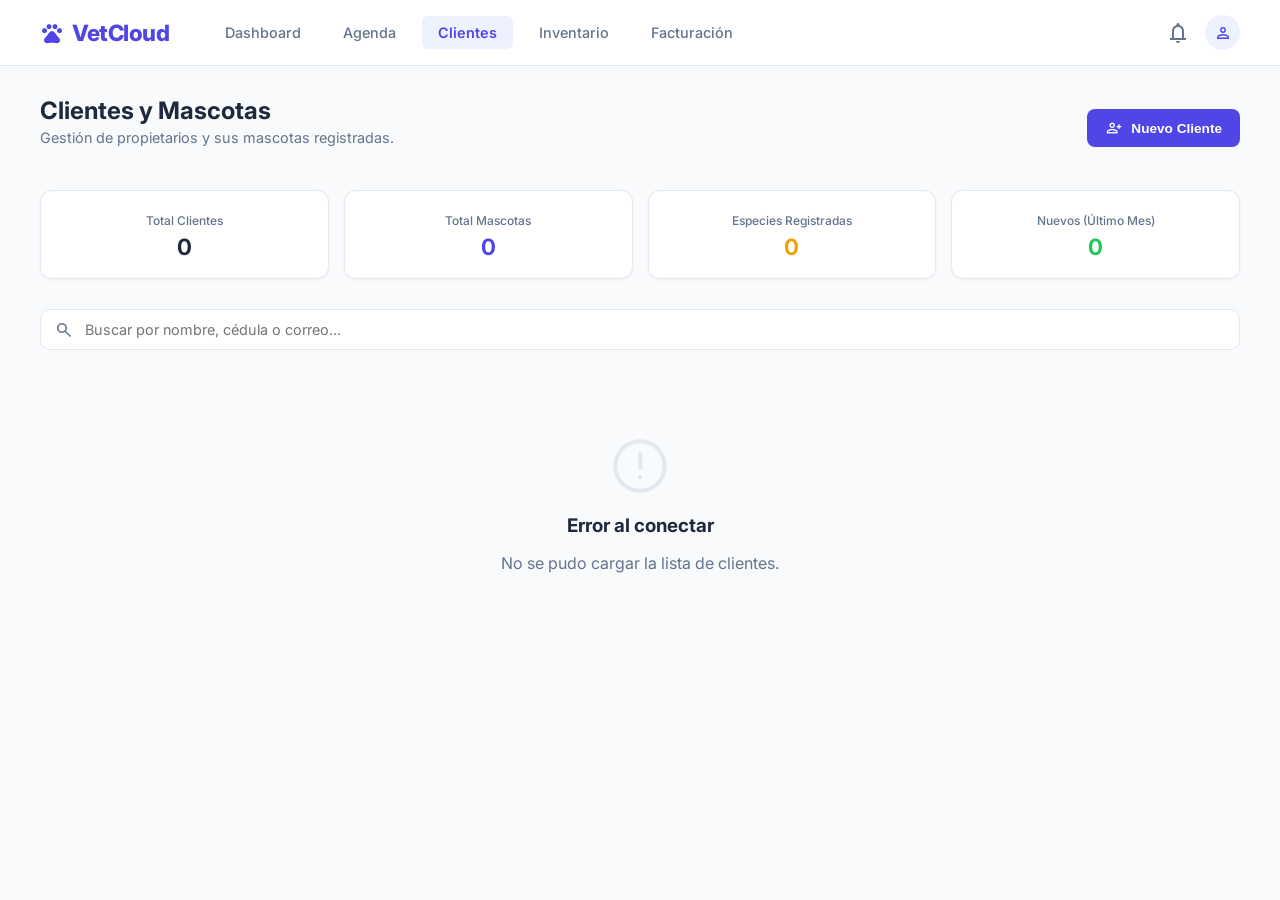
<file: Vetcloud-main/Vetcloud-main/clientes.html>
<!DOCTYPE html>
<html lang="es">

<head>
    <meta charset="UTF-8">
    <meta name="viewport" content="width=device-width, initial-scale=1.0">
    <title>VetCloud - Clientes y Mascotas</title>
    <link rel="shortcut icon" href="./images/favicon.png" type="image/x-icon">
    <meta name="description" content="Gestión de clientes y sus mascotas en VetCloud - Sistema veterinario">
    <link href="https://fonts.googleapis.com/css?family=Inter:400,500,600,700&display=swap" rel="stylesheet" />
    <link href="https://fonts.googleapis.com/css?family=Material+Symbols+Outlined" rel="stylesheet" />
    <style>
        :root {
            --primary: #4f46e5;
            --primary-light: #eef2ff;
            --success: #22c55e;
            --warning: #f59e0b;
            --danger: #ef4444;
            --bg-body: #f8fafc;
            --text-main: #1e293b;
            --text-muted: #64748b;
            --border: #e2e8f0;
            --white: #ffffff;
        }

        body {
            font-family: 'Inter', sans-serif;
            background-color: var(--bg-body);
            color: var(--text-main);
            margin: 0;
            padding: 0;
        }

        /* --- Navbar --- */
        nav {
            height: 65px;
            background: var(--white);
            border-bottom: 1px solid var(--border);
            display: flex;
            align-items: center;
            justify-content: space-between;
            padding: 0 40px;
            position: sticky;
            top: 0;
            z-index: 100;
        }

        .nav-left {
            display: flex;
            align-items: center;
            gap: 40px;
        }

        .logo {
            font-size: 1.4rem;
            font-weight: 800;
            color: var(--primary);
            letter-spacing: -0.5px;
            display: flex;
            align-items: center;
            gap: 8px;
        }

        .nav-links {
            list-style: none;
            padding: 0;
            margin: 0;
            display: flex;
            gap: 10px;
        }

        .nav-links li {
            list-style: none;
        }

        .nav-links a {
            display: block;
            text-decoration: none;
            padding: 8px 16px;
            border-radius: 6px;
            cursor: pointer;
            color: var(--text-muted);
            font-size: 0.9rem;
            font-weight: 500;
            transition: 0.2s;
        }

        .nav-links a:hover {
            color: var(--primary);
            background: var(--primary-light);
        }

        .nav-links li.active a {
            color: var(--primary);
            background: var(--primary-light);
            font-weight: 600;
        }

        /* --- Navbar Responsive --- */
        @media (max-width: 768px) {
            nav {
                height: auto;
                padding: 15px 20px;
                flex-direction: column;
                align-items: flex-start;
                gap: 15px;
            }
            .nav-left {
                width: 100%;
                flex-direction: column;
                align-items: flex-start;
                gap: 15px;
            }
            .nav-right {
                position: absolute;
                top: 15px;
                right: 20px;
            }
            .nav-links {
                width: 100%;
                overflow-x: auto;
                padding-bottom: 5px;
                gap: 5px;
                -webkit-overflow-scrolling: touch;
            }
            .nav-links::-webkit-scrollbar {
                display: none;
            }
        }

        /* --- Main --- */
        main {
            max-width: 1200px;
            margin: 30px auto;
            padding: 0 20px;
        }

        .header-section {
            display: flex;
            justify-content: space-between;
            align-items: center;
            margin-bottom: 30px;
        }

        .btn-add {
            background: var(--primary);
            color: white;
            border: none;
            padding: 10px 18px;
            border-radius: 8px;
            font-weight: 600;
            cursor: pointer;
            display: flex;
            align-items: center;
            gap: 8px;
            transition: 0.2s;
            font-size: 0.85rem;
        }

        .btn-add:hover {
            background: #4338ca;
            transform: translateY(-1px);
        }

        /* Stats */
        .stats-grid {
            display: grid;
            grid-template-columns: repeat(4, 1fr);
            gap: 15px;
            margin-bottom: 30px;
        }

        .stat-card {
            background: var(--white);
            padding: 18px;
            border-radius: 12px;
            border: 1px solid var(--border);
            box-shadow: 0 1px 3px rgba(0, 0, 0, 0.05);
            text-align: center;
            transition: 0.2s;
        }

        .stat-card:hover {
            box-shadow: 0 4px 12px rgba(0, 0, 0, 0.08);
            transform: translateY(-2px);
        }

        .stat-label {
            color: var(--text-muted);
            font-size: 0.75rem;
            font-weight: 500;
        }

        .stat-value {
            font-size: 1.4rem;
            font-weight: 700;
            display: block;
            margin-top: 4px;
        }

        /* Search */
        .search-bar {
            display: flex;
            gap: 12px;
            margin-bottom: 24px;
        }

        .search-input-wrapper {
            flex: 1;
            position: relative;
        }

        .search-input-wrapper .material-symbols-outlined {
            position: absolute;
            left: 14px;
            top: 50%;
            transform: translateY(-50%);
            color: var(--text-muted);
            font-size: 20px;
        }

        .search-input-wrapper input {
            width: 100%;
            padding: 11px 14px 11px 44px;
            border: 1px solid var(--border);
            border-radius: 10px;
            font-family: 'Inter', sans-serif;
            font-size: 0.9rem;
            box-sizing: border-box;
            transition: 0.2s;
            background: var(--white);
        }

        .search-input-wrapper input:focus {
            outline: none;
            border-color: var(--primary);
            box-shadow: 0 0 0 3px rgba(79, 70, 229, 0.1);
        }

        /* Clients Grid */
        .clientes-grid {
            display: grid;
            grid-template-columns: repeat(auto-fill, minmax(340px, 1fr));
            gap: 16px;
            margin-bottom: 30px;
        }

        .cliente-card {
            background: var(--white);
            border-radius: 14px;
            border: 1px solid var(--border);
            padding: 22px;
            box-shadow: 0 1px 3px rgba(0, 0, 0, 0.05);
            transition: 0.25s;
            cursor: pointer;
            position: relative;
            overflow: hidden;
        }

        .cliente-card::before {
            content: '';
            position: absolute;
            top: 0;
            left: 0;
            right: 0;
            height: 3px;
            background: linear-gradient(90deg, var(--primary), #818cf8);
            opacity: 0;
            transition: 0.25s;
        }

        .cliente-card:hover {
            box-shadow: 0 8px 25px rgba(79, 70, 229, 0.12);
            transform: translateY(-3px);
            border-color: rgba(79, 70, 229, 0.3);
        }

        .cliente-card:hover::before {
            opacity: 1;
        }

        .cliente-header {
            display: flex;
            justify-content: space-between;
            align-items: flex-start;
            margin-bottom: 14px;
        }

        .cliente-avatar {
            width: 48px;
            height: 48px;
            border-radius: 12px;
            background: linear-gradient(135deg, var(--primary), #818cf8);
            color: white;
            display: flex;
            align-items: center;
            justify-content: center;
            font-weight: 700;
            font-size: 1.1rem;
            flex-shrink: 0;
        }

        .cliente-actions {
            display: flex;
            gap: 4px;
            opacity: 0;
            transition: 0.2s;
        }

        .cliente-card:hover .cliente-actions {
            opacity: 1;
        }

        .action-btn-sm {
            background: var(--bg-body);
            border: none;
            padding: 6px;
            border-radius: 6px;
            cursor: pointer;
            color: var(--text-muted);
            transition: 0.2s;
            display: flex;
            align-items: center;
        }

        .action-btn-sm:hover {
            background: var(--primary-light);
            color: var(--primary);
        }

        .action-btn-sm.danger:hover {
            background: #fee2e2;
            color: var(--danger);
        }

        .action-btn-sm .material-symbols-outlined {
            font-size: 18px;
        }

        .cliente-info h3 {
            margin: 0 0 4px;
            font-size: 1rem;
            font-weight: 700;
        }

        .cliente-info .cedula {
            color: var(--text-muted);
            font-size: 0.8rem;
            font-weight: 500;
        }

        .cliente-details {
            display: flex;
            flex-direction: column;
            gap: 6px;
            margin-top: 12px;
            padding-top: 12px;
            border-top: 1px solid var(--border);
        }

        .cliente-detail {
            display: flex;
            align-items: center;
            gap: 8px;
            color: var(--text-muted);
            font-size: 0.82rem;
        }

        .cliente-detail .material-symbols-outlined {
            font-size: 16px;
            color: var(--primary);
        }

        .mascotas-count {
            display: inline-flex;
            align-items: center;
            gap: 5px;
            background: var(--primary-light);
            color: var(--primary);
            padding: 4px 10px;
            border-radius: 20px;
            font-size: 0.72rem;
            font-weight: 700;
            margin-top: 10px;
        }

        .mascotas-count .material-symbols-outlined {
            font-size: 14px;
        }

        /* Panel de mascotas */
        .mascotas-panel-overlay {
            display: none;
            position: fixed;
            inset: 0;
            background: rgba(0, 0, 0, 0.4);
            z-index: 200;
            justify-content: flex-end;
        }

        .mascotas-panel-overlay.active {
            display: flex;
        }

        .mascotas-panel {
            background: var(--white);
            width: 520px;
            max-width: 90vw;
            height: 100vh;
            overflow-y: auto;
            box-shadow: -10px 0 40px rgba(0, 0, 0, 0.15);
            animation: slideInPanel 0.3s ease;
        }

        @keyframes slideInPanel {
            from {
                transform: translateX(100%);
            }
            to {
                transform: translateX(0);
            }
        }

        .panel-header {
            padding: 24px;
            border-bottom: 1px solid var(--border);
            display: flex;
            justify-content: space-between;
            align-items: center;
            position: sticky;
            top: 0;
            background: var(--white);
            z-index: 10;
        }

        .panel-header h2 {
            margin: 0;
            font-size: 1.15rem;
        }

        .panel-close {
            background: var(--bg-body);
            border: none;
            padding: 8px;
            border-radius: 8px;
            cursor: pointer;
            color: var(--text-muted);
            transition: 0.2s;
            display: flex;
            align-items: center;
        }

        .panel-close:hover {
            background: #fee2e2;
            color: var(--danger);
        }

        .panel-client-info {
            padding: 20px 24px;
            background: var(--bg-body);
            border-bottom: 1px solid var(--border);
        }

        .panel-client-info h3 {
            margin: 0 0 6px;
            font-size: 1rem;
        }

        .panel-client-info p {
            margin: 2px 0;
            font-size: 0.82rem;
            color: var(--text-muted);
        }

        .panel-body {
            padding: 24px;
        }

        .panel-section-header {
            display: flex;
            justify-content: space-between;
            align-items: center;
            margin-bottom: 16px;
        }

        .panel-section-header h3 {
            margin: 0;
            font-size: 0.95rem;
            display: flex;
            align-items: center;
            gap: 6px;
        }

        .panel-section-header h3 .material-symbols-outlined {
            font-size: 20px;
            color: var(--primary);
        }

        .btn-add-sm {
            background: var(--primary);
            color: white;
            border: none;
            padding: 7px 14px;
            border-radius: 7px;
            font-weight: 600;
            cursor: pointer;
            font-size: 0.78rem;
            display: flex;
            align-items: center;
            gap: 5px;
            transition: 0.2s;
        }

        .btn-add-sm:hover {
            background: #4338ca;
        }

        .btn-add-sm .material-symbols-outlined {
            font-size: 16px;
        }

        /* Mascota Card */
        .mascota-card {
            background: var(--bg-body);
            border: 1px solid var(--border);
            border-radius: 12px;
            padding: 18px;
            margin-bottom: 12px;
            transition: 0.2s;
        }

        .mascota-card:hover {
            border-color: rgba(79, 70, 229, 0.3);
            box-shadow: 0 2px 8px rgba(0, 0, 0, 0.06);
        }

        .mascota-header {
            display: flex;
            justify-content: space-between;
            align-items: flex-start;
            margin-bottom: 10px;
        }

        .mascota-icon {
            width: 40px;
            height: 40px;
            border-radius: 10px;
            display: flex;
            align-items: center;
            justify-content: center;
            font-size: 20px;
        }

        .mascota-icon.perro {
            background: #fef3c7;
        }

        .mascota-icon.gato {
            background: #f3e8ff;
        }

        .mascota-icon.ave {
            background: #e0f2fe;
        }

        .mascota-icon.otro {
            background: #dcfce7;
        }

        .mascota-info h4 {
            margin: 0 0 3px;
            font-size: 0.95rem;
            font-weight: 700;
        }

        .mascota-info .especie-raza {
            color: var(--text-muted);
            font-size: 0.78rem;
        }

        .mascota-details-grid {
            display: grid;
            grid-template-columns: repeat(2, 1fr);
            gap: 8px;
            margin-top: 10px;
        }

        .mascota-detail {
            display: flex;
            align-items: center;
            gap: 6px;
            font-size: 0.78rem;
            color: var(--text-muted);
        }

        .mascota-detail .material-symbols-outlined {
            font-size: 14px;
            color: var(--primary);
        }

        .mascota-notas {
            margin-top: 10px;
            padding-top: 10px;
            border-top: 1px dashed var(--border);
            font-size: 0.78rem;
            color: var(--text-muted);
        }

        .mascota-actions {
            display: flex;
            gap: 4px;
        }

        .empty-mascotas {
            text-align: center;
            padding: 40px 20px;
            color: var(--text-muted);
        }

        .empty-mascotas .material-symbols-outlined {
            font-size: 48px;
            color: var(--border);
            display: block;
            margin-bottom: 12px;
        }

        /* Modal */
        .modal-overlay {
            display: none;
            position: fixed;
            inset: 0;
            background: rgba(0, 0, 0, 0.4);
            z-index: 300;
            justify-content: center;
            align-items: center;
        }

        .modal-overlay.active {
            display: flex;
        }

        .modal {
            background: var(--white);
            border-radius: 16px;
            padding: 30px;
            width: 520px;
            max-width: 90vw;
            max-height: 85vh;
            overflow-y: auto;
            box-shadow: 0 20px 60px rgba(0, 0, 0, 0.15);
            animation: fadeInModal 0.25s ease;
        }

        @keyframes fadeInModal {
            from {
                transform: translateY(20px) scale(0.97);
                opacity: 0;
            }
            to {
                transform: translateY(0) scale(1);
                opacity: 1;
            }
        }

        .modal h2 {
            margin: 0 0 20px;
            font-size: 1.2rem;
        }

        .form-group {
            margin-bottom: 16px;
        }

        .form-group label {
            display: block;
            font-size: 0.8rem;
            font-weight: 600;
            color: var(--text-muted);
            margin-bottom: 6px;
            text-transform: uppercase;
            letter-spacing: 0.5px;
        }

        .form-group input,
        .form-group select,
        .form-group textarea {
            width: 100%;
            padding: 10px 14px;
            border: 1px solid var(--border);
            border-radius: 8px;
            font-family: 'Inter', sans-serif;
            font-size: 0.9rem;
            box-sizing: border-box;
            transition: 0.2s;
        }

        .form-group input:focus,
        .form-group select:focus,
        .form-group textarea:focus {
            outline: none;
            border-color: var(--primary);
            box-shadow: 0 0 0 3px rgba(79, 70, 229, 0.1);
        }

        .form-group textarea {
            resize: vertical;
            min-height: 80px;
        }

        .form-row {
            display: grid;
            grid-template-columns: 1fr 1fr;
            gap: 12px;
        }

        .form-row-3 {
            display: grid;
            grid-template-columns: 1fr 1fr 1fr;
            gap: 12px;
        }

        .modal-actions {
            display: flex;
            gap: 10px;
            margin-top: 20px;
        }

        .modal-actions button {
            flex: 1;
            padding: 12px;
            border-radius: 8px;
            font-weight: 600;
            cursor: pointer;
            font-size: 0.9rem;
            transition: 0.2s;
        }

        .btn-cancel {
            background: var(--bg-body);
            border: 1px solid var(--border);
            color: var(--text-main);
        }

        .btn-cancel:hover {
            background: #e2e8f0;
        }

        .btn-submit {
            background: var(--primary);
            border: none;
            color: white;
        }

        .btn-submit:hover {
            background: #4338ca;
        }

        /* Toast */
        .toast {
            position: fixed;
            bottom: 30px;
            right: 30px;
            background: #065f46;
            color: white;
            padding: 14px 24px;
            border-radius: 10px;
            font-weight: 600;
            font-size: 0.9rem;
            z-index: 400;
            display: none;
            box-shadow: 0 4px 15px rgba(0, 0, 0, 0.2);
        }

        .toast.show {
            display: block;
            animation: slideIn 0.3s ease;
        }

        .toast.error {
            background: var(--danger);
        }

        @keyframes slideIn {
            from {
                transform: translateY(20px);
                opacity: 0;
            }
            to {
                transform: translateY(0);
                opacity: 1;
            }
        }

        .empty-state {
            text-align: center;
            padding: 60px 20px;
            color: var(--text-muted);
        }

        .empty-state .material-symbols-outlined {
            font-size: 64px;
            color: var(--border);
            display: block;
            margin-bottom: 16px;
        }

        .empty-state h3 {
            margin: 0 0 8px;
            color: var(--text-main);
        }

        @media (max-width: 768px) {
            .stats-grid {
                grid-template-columns: repeat(2, 1fr);
            }

            .clientes-grid {
                grid-template-columns: 1fr;
            }

            .form-row,
            .form-row-3 {
                grid-template-columns: 1fr;
            }

            .mascotas-panel {
                width: 100vw;
            }
        }

        @media (max-width: 500px) {
            .stats-grid {
                grid-template-columns: 1fr;
            }
        }
        /* Inline pet cards in modal */
        .mascota-inline-card {
            background: var(--bg-body);
            border: 1px solid var(--border);
            border-radius: 10px;
            padding: 16px;
            margin-bottom: 10px;
            position: relative;
            animation: fadeInModal 0.2s ease;
        }

        .mascota-inline-header {
            display: flex;
            justify-content: space-between;
            align-items: center;
            margin-bottom: 12px;
        }

        .mascota-inline-header span {
            font-weight: 700;
            font-size: 0.85rem;
            color: var(--primary);
            display: flex;
            align-items: center;
            gap: 5px;
        }

        .btn-remove-mascota {
            background: none;
            border: none;
            color: #cbd5e1;
            cursor: pointer;
            padding: 4px;
            border-radius: 4px;
            transition: 0.2s;
            display: flex;
            align-items: center;
        }

        .btn-remove-mascota:hover {
            color: var(--danger);
            background: #fee2e2;
        }

        .mascota-inline-card .form-group {
            margin-bottom: 10px;
        }

        .mascota-inline-card .form-group label {
            font-size: 0.7rem;
            margin-bottom: 4px;
        }

        .mascota-inline-card .form-group input,
        .mascota-inline-card .form-group select {
            padding: 8px 10px;
            font-size: 0.82rem;
        }

        /* --- User Modal --- */
        .user-modal {
            position: fixed;
            top: 80px;
            right: 20px;
            background: white;
            border: 1px solid var(--border);
            border-radius: 12px;
            box-shadow: 0 10px 25px rgba(0,0,0,0.1);
            padding: 20px;
            width: 250px;
            z-index: 1000;
            display: none;
            animation: slideDownFade 0.3s ease;
        }
        @keyframes slideDownFade {
            from { opacity: 0; transform: translateY(-10px); }
            to { opacity: 1; transform: translateY(0); }
        }
        .user-modal h4 { margin: 0 0 10px 0; color: var(--text-main); font-size: 1rem; }
        .user-modal p { margin: 5px 0; font-size: 0.85rem; color: var(--text-muted); }
        .user-modal hr { border: 0; border-top: 1px solid var(--border); margin: 15px 0; }
        .btn-logout {
            display: block;
            width: 100%;
            padding: 10px;
            background: #fee2e2;
            color: #dc2626;
            text-align: center;
            text-decoration: none;
            border-radius: 8px;
            font-size: 0.85rem;
            font-weight: 600;
            transition: 0.2s;
        }
        .btn-logout:hover { background: #fecaca; }
    </style>
</head>

<body>

    <nav>
        <div class="nav-left">
            <div class="logo" style="cursor: pointer;" onclick="toggleUserModal()">
                <span class="material-symbols-outlined">pets</span> VetCloud
            </div>
            <ul class="nav-links">
                <li><a href="menu.html">Dashboard</a></li>
                <li><a href="agenda.html">Agenda</a></li>
                <li class="active"><a href="clientes.html">Clientes</a></li>
                <li><a href="inventario.html">Inventario</a></li>
                <li><a href="factura.html">Facturación</a></li>
            </ul>
        </div>
        <div class="nav-right" style="display: flex; align-items: center; gap: 15px;">
            <span class="material-symbols-outlined"
                style="color: var(--text-muted); cursor: pointer;">notifications</span>
            <div style="width: 35px; height: 35px; background: var(--primary-light); color: var(--primary); border-radius: 50%; display: flex; align-items: center; justify-content: center; cursor: pointer;" onclick="toggleUserModal()">
                <span class="material-symbols-outlined" style="font-size: 20px;">person</span>
            </div>
        </div>
    </nav>

    <div id="userModal" class="user-modal">
        <div style="display: flex; align-items: center; gap: 10px; margin-bottom: 15px;">
            <div style="width: 40px; height: 40px; background: var(--primary-light); color: var(--primary); border-radius: 50%; display: flex; align-items: center; justify-content: center;">
                <span class="material-symbols-outlined">account_circle</span>
            </div>
            <div>
                <h4 id="user-name" style="margin:0;">Cargando...</h4>
                <p id="user-email" style="margin:0; font-size: 0.75rem;">...</p>
            </div>
        </div>
        <hr>
        <a href="logout.php" class="btn-logout">
            <span class="material-symbols-outlined" style="font-size: 16px; vertical-align: middle; margin-right: 5px;">logout</span>
            Cerrar Sesión
        </a>
    </div>

    <main>
        <header class="header-section">
            <div>
                <h1 style="margin:0; font-size: 1.5rem; font-weight: 700;">Clientes y Mascotas</h1>
                <p style="color: var(--text-muted); font-size: 0.9rem; margin-top: 4px;">Gestión de propietarios y sus mascotas registradas.</p>
            </div>
            <button class="btn-add" onclick="abrirModalCliente()">
                <span class="material-symbols-outlined" style="font-size: 18px;">person_add</span> Nuevo Cliente
            </button>
        </header>

        <!-- Stats -->
        <section class="stats-grid">
            <div class="stat-card">
                <span class="stat-label">Total Clientes</span>
                <span class="stat-value" id="stat-clientes">—</span>
            </div>
            <div class="stat-card">
                <span class="stat-label">Total Mascotas</span>
                <span class="stat-value" id="stat-mascotas" style="color: var(--primary);">—</span>
            </div>
            <div class="stat-card">
                <span class="stat-label">Especies Registradas</span>
                <span class="stat-value" id="stat-especies" style="color: var(--warning);">—</span>
            </div>
            <div class="stat-card">
                <span class="stat-label">Nuevos (Último Mes)</span>
                <span class="stat-value" id="stat-nuevos" style="color: var(--success);">—</span>
            </div>
        </section>

        <!-- Search -->
        <div class="search-bar">
            <div class="search-input-wrapper">
                <span class="material-symbols-outlined">search</span>
                <input type="text" id="buscarCliente" placeholder="Buscar por nombre, cédula o correo..." oninput="buscarClientes()">
            </div>
        </div>

        <!-- Clients Grid -->
        <div class="clientes-grid" id="clientesGrid">
            <div class="empty-state" style="grid-column: 1 / -1;">
                <span class="material-symbols-outlined">hourglass_empty</span>
                <h3>Cargando clientes...</h3>
            </div>
        </div>
    </main>

    <!-- Modal Cliente + Mascotas -->
    <div class="modal-overlay" id="modalCliente">
        <div class="modal" style="width: 640px;">
            <h2 id="modalClienteTitulo">Nuevo Cliente</h2>
            <form id="formCliente" onsubmit="enviarFormularioCliente(event)">
                <input type="hidden" id="clienteAccion" value="crear_cliente">
                <input type="hidden" id="clienteId">

                <div class="form-row">
                    <div class="form-group">
                        <label>Cédula</label>
                        <input type="text" id="inp-cedula" required placeholder="V-12345678">
                    </div>
                    <div class="form-group">
                        <label>Nombre Completo</label>
                        <input type="text" id="inp-nombre" required placeholder="Nombre y Apellido">
                    </div>
                </div>

                <div class="form-row">
                    <div class="form-group">
                        <label>Teléfono</label>
                        <input type="text" id="inp-telefono" placeholder="0412-1234567">
                    </div>
                    <div class="form-group">
                        <label>Correo Electrónico</label>
                        <input type="email" id="inp-email" placeholder="correo@ejemplo.com">
                    </div>
                </div>

                <div class="form-group">
                    <label>Dirección</label>
                    <textarea id="inp-direccion" placeholder="Dirección completa del cliente..." style="min-height: 60px;"></textarea>
                </div>

                <!-- Sección de mascotas inline -->
                <div id="seccionMascotas" style="margin-top: 8px;">
                    <div style="display: flex; justify-content: space-between; align-items: center; margin-bottom: 12px; padding-top: 16px; border-top: 2px solid var(--border);">
                        <label style="display: flex; align-items: center; gap: 6px; margin: 0; font-size: 0.85rem; font-weight: 700; color: var(--text-main); text-transform: none; letter-spacing: 0;">
                            <span class="material-symbols-outlined" style="font-size: 20px; color: var(--primary);">pets</span>
                            Mascotas del Cliente
                        </label>
                        <button type="button" class="btn-add-sm" onclick="agregarMascotaInline()">
                            <span class="material-symbols-outlined">add</span> Agregar Mascota
                        </button>
                    </div>
                    <div id="mascotasInlineList">
                        <!-- Se llena dinámicamente -->
                    </div>
                    <div id="sinMascotasMsg" style="text-align: center; padding: 20px; color: var(--text-muted); font-size: 0.82rem; background: var(--bg-body); border-radius: 10px; border: 1px dashed var(--border);">
                        <span class="material-symbols-outlined" style="font-size: 28px; color: var(--border); display: block; margin-bottom: 6px;">pets</span>
                        Haz clic en "Agregar Mascota" para registrar las mascotas del cliente.
                    </div>
                </div>

                <div class="modal-actions">
                    <button type="button" class="btn-cancel" onclick="cerrarModalCliente()">Cancelar</button>
                    <button type="submit" class="btn-submit">Guardar Cliente y Mascotas</button>
                </div>
            </form>
        </div>
    </div>

    <!-- Modal Mascota -->
    <div class="modal-overlay" id="modalMascota">
        <div class="modal">
            <h2 id="modalMascotaTitulo">Nueva Mascota</h2>
            <form id="formMascota" action="clientes_post.php" method="POST">
                <input type="hidden" name="accion" id="mascotaAccion" value="crear_mascota">
                <input type="hidden" name="id_mascota" id="mascotaId">
                <input type="hidden" name="id_cliente" id="mascotaClienteId">

                <div class="form-row">
                    <div class="form-group">
                        <label>Nombre de la Mascota</label>
                        <input type="text" name="nombre_animal" id="inp-m-nombre" required placeholder="Nombre de la mascota">
                    </div>
                    <div class="form-group">
                        <label>Especie</label>
                        <select name="especie" id="inp-m-especie" required>
                            <option value="">— Seleccione —</option>
                            <option value="Perro">Perro</option>
                            <option value="Gato">Gato</option>
                            <option value="Ave">Ave</option>
                            <option value="Reptil">Reptil</option>
                            <option value="Roedor">Roedor</option>
                            <option value="Otro">Otro</option>
                        </select>
                    </div>
                </div>

                <div class="form-row-3">
                    <div class="form-group">
                        <label>Raza</label>
                        <input type="text" name="raza" id="inp-m-raza" placeholder="Labrador, Siamés...">
                    </div>
                    <div class="form-group">
                        <label>Edad</label>
                        <input type="text" name="edad" id="inp-m-edad" placeholder="2 años">
                    </div>
                    <div class="form-group">
                        <label>Peso (kg)</label>
                        <input type="number" step="0.1" name="peso" id="inp-m-peso" placeholder="5.5">
                    </div>
                </div>

                <div class="form-row">
                    <div class="form-group">
                        <label>Sexo</label>
                        <select name="sexo" id="inp-m-sexo">
                            <option value="">— Seleccione —</option>
                            <option value="Macho">Macho</option>
                            <option value="Hembra">Hembra</option>
                        </select>
                    </div>
                    <div class="form-group">
                        <label>Color</label>
                        <input type="text" name="color" id="inp-m-color" placeholder="Negro, Blanco...">
                    </div>
                </div>

                <div class="form-group">
                    <label>Notas Médicas</label>
                    <textarea name="notas_medicas" id="inp-m-notas" placeholder="Alergias, condiciones, tratamientos..."></textarea>
                </div>

                <div class="modal-actions">
                    <button type="button" class="btn-cancel" onclick="cerrarModalMascota()">Cancelar</button>
                    <button type="submit" class="btn-submit">Guardar Mascota</button>
                </div>
            </form>
        </div>
    </div>

    <!-- Panel lateral de mascotas -->
    <div class="mascotas-panel-overlay" id="panelMascotas">
        <div class="mascotas-panel">
            <div class="panel-header">
                <h2>Mascotas del Cliente</h2>
                <button class="panel-close" onclick="cerrarPanel()">
                    <span class="material-symbols-outlined">close</span>
                </button>
            </div>
            <div class="panel-client-info" id="panelClienteInfo">
                <!-- Se llena dinámicamente -->
            </div>
            <div class="panel-body">
                <div class="panel-section-header">
                    <h3>
                        <span class="material-symbols-outlined">pets</span>
                        Mascotas Registradas
                    </h3>
                    <button class="btn-add-sm" id="btnAgregarMascota" onclick="abrirModalMascota()">
                        <span class="material-symbols-outlined">add</span> Agregar
                    </button>
                </div>
                <div id="listaMascotas">
                    <!-- Se llena dinámicamente -->
                </div>
            </div>
        </div>
    </div>

    <div class="toast" id="toast"></div>

    <script>
        let clienteActual = null;
        let debounceTimer = null;
        let mascotaInlineCount = 0;

        // ===== Cargar estadísticas =====
        function cargarEstadisticas() {
            fetch('clientes_post.php?accion=estadisticas')
                .then(r => r.json())
                .then(data => {
                    document.getElementById('stat-clientes').textContent = data.total_clientes;
                    document.getElementById('stat-mascotas').textContent = data.total_mascotas;
                    document.getElementById('stat-especies').textContent = data.total_especies;
                    document.getElementById('stat-nuevos').textContent = data.nuevos_mes;
                })
                .catch(() => {
                    document.getElementById('stat-clientes').textContent = '0';
                    document.getElementById('stat-mascotas').textContent = '0';
                    document.getElementById('stat-especies').textContent = '0';
                    document.getElementById('stat-nuevos').textContent = '0';
                });
        }

        // ===== Cargar clientes =====
        function cargarClientes(buscar = '') {
            fetch('clientes_post.php?accion=listar&buscar=' + encodeURIComponent(buscar))
                .then(r => r.json())
                .then(clientes => {
                    const grid = document.getElementById('clientesGrid');
                    if (!clientes || clientes.length === 0) {
                        grid.innerHTML = `
                            <div class="empty-state" style="grid-column: 1 / -1;">
                                <span class="material-symbols-outlined">person_off</span>
                                <h3>No se encontraron clientes</h3>
                                <p>Registra un nuevo cliente para comenzar.</p>
                            </div>`;
                        return;
                    }

                    grid.innerHTML = clientes.map(c => {
                        const initials = c.nombre_completo.split(' ').map(n => n[0]).join('').substring(0, 2).toUpperCase();
                        return `
                        <div class="cliente-card" onclick="verMascotas(${c.id_cliente})">
                            <div class="cliente-header">
                                <div style="display: flex; gap: 14px; align-items: center;">
                                    <div class="cliente-avatar">${initials}</div>
                                    <div class="cliente-info">
                                        <h3>${c.nombre_completo}</h3>
                                        <span class="cedula">${c.cedula}</span>
                                    </div>
                                </div>
                                <div class="cliente-actions">
                                    <button class="action-btn-sm" onclick="event.stopPropagation(); editarCliente(${c.id_cliente})" title="Editar">
                                        <span class="material-symbols-outlined">edit</span>
                                    </button>
                                    <button class="action-btn-sm danger" onclick="event.stopPropagation(); eliminarCliente(${c.id_cliente}, '${c.nombre_completo.replace(/'/g, "\\'")}')" title="Eliminar">
                                        <span class="material-symbols-outlined">delete</span>
                                    </button>
                                </div>
                            </div>
                            <div class="cliente-details">
                                ${c.telefono ? `<div class="cliente-detail"><span class="material-symbols-outlined">call</span> ${c.telefono}</div>` : ''}
                                ${c.email ? `<div class="cliente-detail"><span class="material-symbols-outlined">mail</span> ${c.email}</div>` : ''}
                                ${c.direccion ? `<div class="cliente-detail"><span class="material-symbols-outlined">location_on</span> ${c.direccion}</div>` : ''}
                            </div>
                            <div class="mascotas-count">
                                <span class="material-symbols-outlined">pets</span>
                                ${c.total_mascotas} mascota${c.total_mascotas != 1 ? 's' : ''}
                            </div>
                        </div>`;
                    }).join('');
                })
                .catch(() => {
                    document.getElementById('clientesGrid').innerHTML = `
                        <div class="empty-state" style="grid-column: 1 / -1;">
                            <span class="material-symbols-outlined">error</span>
                            <h3>Error al conectar</h3>
                            <p>No se pudo cargar la lista de clientes.</p>
                        </div>`;
                });
        }

        // ===== Búsqueda con debounce =====
        function buscarClientes() {
            clearTimeout(debounceTimer);
            debounceTimer = setTimeout(() => {
                cargarClientes(document.getElementById('buscarCliente').value);
            }, 300);
        }

        // ===== Inline Pet Forms =====
        function agregarMascotaInline() {
            mascotaInlineCount++;
            const idx = mascotaInlineCount;
            document.getElementById('sinMascotasMsg').style.display = 'none';

            const div = document.createElement('div');
            div.className = 'mascota-inline-card';
            div.id = 'mascota-inline-' + idx;
            div.innerHTML = `
                <div class="mascota-inline-header">
                    <span><span class="material-symbols-outlined" style="font-size: 16px;">pets</span> Mascota #${idx}</span>
                    <button type="button" class="btn-remove-mascota" onclick="removerMascotaInline(${idx})">
                        <span class="material-symbols-outlined" style="font-size: 18px;">close</span>
                    </button>
                </div>
                <div class="form-row">
                    <div class="form-group">
                        <label>Nombre</label>
                        <input type="text" data-mascota="${idx}" data-field="nombre_animal" required placeholder="Nombre de la mascota">
                    </div>
                    <div class="form-group">
                        <label>Especie</label>
                        <select data-mascota="${idx}" data-field="especie" required>
                            <option value="">— Seleccione —</option>
                            <option value="Perro">Perro</option>
                            <option value="Gato">Gato</option>
                            <option value="Ave">Ave</option>
                            <option value="Reptil">Reptil</option>
                            <option value="Roedor">Roedor</option>
                            <option value="Otro">Otro</option>
                        </select>
                    </div>
                </div>
                <div class="form-row-3">
                    <div class="form-group">
                        <label>Raza</label>
                        <input type="text" data-mascota="${idx}" data-field="raza" placeholder="Labrador...">
                    </div>
                    <div class="form-group">
                        <label>Edad</label>
                        <input type="text" data-mascota="${idx}" data-field="edad" placeholder="2 años">
                    </div>
                    <div class="form-group">
                        <label>Peso (kg)</label>
                        <input type="number" step="0.1" data-mascota="${idx}" data-field="peso" placeholder="5.5">
                    </div>
                </div>
                <div class="form-row">
                    <div class="form-group">
                        <label>Sexo</label>
                        <select data-mascota="${idx}" data-field="sexo">
                            <option value="">— Seleccione —</option>
                            <option value="Macho">Macho</option>
                            <option value="Hembra">Hembra</option>
                        </select>
                    </div>
                    <div class="form-group">
                        <label>Color</label>
                        <input type="text" data-mascota="${idx}" data-field="color" placeholder="Negro, Blanco...">
                    </div>
                </div>
            `;
            document.getElementById('mascotasInlineList').appendChild(div);
        }

        function removerMascotaInline(idx) {
            const el = document.getElementById('mascota-inline-' + idx);
            if (el) el.remove();
            // Show placeholder if no pets left
            if (document.getElementById('mascotasInlineList').children.length === 0) {
                document.getElementById('sinMascotasMsg').style.display = 'block';
            }
        }

        function recogerMascotasInline() {
            const mascotas = [];
            const cards = document.querySelectorAll('.mascota-inline-card');
            cards.forEach(card => {
                const idx = card.id.replace('mascota-inline-', '');
                const getVal = (field) => {
                    const el = card.querySelector(`[data-mascota="${idx}"][data-field="${field}"]`);
                    return el ? el.value.trim() : '';
                };
                const nombre = getVal('nombre_animal');
                const especie = getVal('especie');
                if (nombre && especie) {
                    mascotas.push({
                        nombre_animal: nombre,
                        especie: especie,
                        raza: getVal('raza'),
                        edad: getVal('edad'),
                        peso: getVal('peso'),
                        sexo: getVal('sexo'),
                        color: getVal('color'),
                        notas_medicas: ''
                    });
                }
            });
            return mascotas;
        }

        // ===== Enviar formulario (cliente + mascotas por JSON) =====
        function enviarFormularioCliente(e) {
            e.preventDefault();
            const accion = document.getElementById('clienteAccion').value;
            const idCliente = document.getElementById('clienteId').value;

            // Si es editar, enviar como form POST normal
            if (accion === 'editar_cliente') {
                const form = document.createElement('form');
                form.method = 'POST';
                form.action = 'clientes_post.php';
                form.innerHTML = `
                    <input type="hidden" name="accion" value="editar_cliente">
                    <input type="hidden" name="id_cliente" value="${idCliente}">
                    <input type="hidden" name="cedula" value="${document.getElementById('inp-cedula').value}">
                    <input type="hidden" name="nombre_completo" value="${document.getElementById('inp-nombre').value}">
                    <input type="hidden" name="telefono" value="${document.getElementById('inp-telefono').value}">
                    <input type="hidden" name="email" value="${document.getElementById('inp-email').value}">
                    <input type="hidden" name="direccion" value="${document.getElementById('inp-direccion').value}">
                `;
                document.body.appendChild(form);
                form.submit();
                return;
            }

            // Crear cliente + mascotas via JSON
            const data = {
                accion: 'crear_cliente_con_mascotas',
                cliente: {
                    cedula: document.getElementById('inp-cedula').value,
                    nombre_completo: document.getElementById('inp-nombre').value,
                    telefono: document.getElementById('inp-telefono').value,
                    email: document.getElementById('inp-email').value,
                    direccion: document.getElementById('inp-direccion').value
                },
                mascotas: recogerMascotasInline()
            };

            // Validar que al menos los campos de mascota requeridos estén llenos
            const cards = document.querySelectorAll('.mascota-inline-card');
            for (const card of cards) {
                const idx = card.id.replace('mascota-inline-', '');
                const nombre = card.querySelector(`[data-mascota="${idx}"][data-field="nombre_animal"]`);
                const especie = card.querySelector(`[data-mascota="${idx}"][data-field="especie"]`);
                if (!nombre.value.trim() || !especie.value) {
                    nombre.focus();
                    mostrarToast('❌ Completa el nombre y especie de todas las mascotas', true);
                    return;
                }
            }

            fetch('clientes_post.php', {
                method: 'POST',
                headers: { 'Content-Type': 'application/json' },
                body: JSON.stringify(data)
            })
            .then(r => r.json())
            .then(res => {
                if (res.success) {
                    window.location.href = 'clientes.html?msg=cliente_creado';
                } else {
                    mostrarToast('❌ ' + (res.error || 'Error al crear cliente'), true);
                }
            })
            .catch(() => {
                mostrarToast('❌ Error de conexión', true);
            });
        }

        // ===== Modal Cliente =====
        function abrirModalCliente() {
            document.getElementById('modalClienteTitulo').textContent = 'Nuevo Cliente y Mascotas';
            document.getElementById('clienteAccion').value = 'crear_cliente';
            document.getElementById('formCliente').reset();
            document.getElementById('clienteId').value = '';
            // Limpiar mascotas inline
            document.getElementById('mascotasInlineList').innerHTML = '';
            document.getElementById('sinMascotasMsg').style.display = 'block';
            document.getElementById('seccionMascotas').style.display = 'block';
            mascotaInlineCount = 0;
            document.getElementById('modalCliente').classList.add('active');
        }

        function cerrarModalCliente() {
            document.getElementById('modalCliente').classList.remove('active');
        }

        function editarCliente(id) {
            fetch('clientes_post.php?accion=obtener_cliente&id=' + id)
                .then(r => r.json())
                .then(c => {
                    document.getElementById('modalClienteTitulo').textContent = 'Editar Cliente';
                    document.getElementById('clienteAccion').value = 'editar_cliente';
                    document.getElementById('clienteId').value = c.id_cliente;
                    document.getElementById('inp-cedula').value = c.cedula;
                    document.getElementById('inp-nombre').value = c.nombre_completo;
                    document.getElementById('inp-telefono').value = c.telefono || '';
                    document.getElementById('inp-email').value = c.email || '';
                    document.getElementById('inp-direccion').value = c.direccion || '';
                    // Ocultar sección de mascotas en modo edición
                    document.getElementById('seccionMascotas').style.display = 'none';
                    document.getElementById('modalCliente').classList.add('active');
                });
        }

        function eliminarCliente(id, nombre) {
            if (!confirm(`¿Seguro que desea eliminar al cliente "${nombre}"?\n\nNota: No podrá eliminarse si tiene mascotas registradas.`)) return;
            const form = document.createElement('form');
            form.method = 'POST';
            form.action = 'clientes_post.php';
            form.innerHTML = `<input type="hidden" name="accion" value="eliminar_cliente"><input type="hidden" name="id_cliente" value="${id}">`;
            document.body.appendChild(form);
            form.submit();
        }

        // ===== Panel de Mascotas =====
        function verMascotas(idCliente) {
            fetch('clientes_post.php?accion=obtener_cliente&id=' + idCliente)
                .then(r => r.json())
                .then(cliente => {
                    clienteActual = cliente;
                    document.getElementById('panelClienteInfo').innerHTML = `
                        <h3>${cliente.nombre_completo}</h3>
                        <p>${cliente.cedula} • ${cliente.telefono || 'Sin teléfono'}</p>
                        <p>${cliente.email || 'Sin correo'}</p>
                    `;
                    document.getElementById('mascotaClienteId').value = cliente.id_cliente;
                    cargarMascotasPanel(idCliente);
                    document.getElementById('panelMascotas').classList.add('active');
                });
        }

        function cerrarPanel() {
            document.getElementById('panelMascotas').classList.remove('active');
            clienteActual = null;
        }

        function cargarMascotasPanel(idCliente) {
            fetch('clientes_post.php?accion=listar_mascotas&id_cliente=' + idCliente)
                .then(r => r.json())
                .then(mascotas => {
                    const container = document.getElementById('listaMascotas');
                    if (!mascotas || mascotas.length === 0) {
                        container.innerHTML = `
                            <div class="empty-mascotas">
                                <span class="material-symbols-outlined">pets</span>
                                <p>Este cliente no tiene mascotas registradas.</p>
                            </div>`;
                        return;
                    }

                    container.innerHTML = mascotas.map(m => {
                        const iconClass = {
                            'Perro': 'perro', 'Gato': 'gato', 'Ave': 'ave'
                        }[m.especie] || 'otro';
                        const emoji = {
                            'Perro': '🐕', 'Gato': '🐱', 'Ave': '🐦', 'Reptil': '🦎', 'Roedor': '🐹'
                        }[m.especie] || '🐾';

                        return `
                        <div class="mascota-card">
                            <div class="mascota-header">
                                <div style="display: flex; gap: 12px; align-items: center;">
                                    <div class="mascota-icon ${iconClass}">${emoji}</div>
                                    <div class="mascota-info">
                                        <h4>${m.nombre_animal}</h4>
                                        <span class="especie-raza">${m.especie}${m.raza ? ' • ' + m.raza : ''}</span>
                                    </div>
                                </div>
                                <div class="mascota-actions">
                                    <button class="action-btn-sm" onclick="editarMascota(${m.id_mascota}, ${m.id_cliente})" title="Editar">
                                        <span class="material-symbols-outlined">edit</span>
                                    </button>
                                    <button class="action-btn-sm danger" onclick="eliminarMascota(${m.id_mascota}, ${m.id_cliente}, '${m.nombre_animal.replace(/'/g, "\\'")}')" title="Eliminar">
                                        <span class="material-symbols-outlined">delete</span>
                                    </button>
                                </div>
                            </div>
                            <div class="mascota-details-grid">
                                ${m.edad ? `<div class="mascota-detail"><span class="material-symbols-outlined">cake</span> ${m.edad}</div>` : ''}
                                ${m.peso ? `<div class="mascota-detail"><span class="material-symbols-outlined">monitor_weight</span> ${m.peso} kg</div>` : ''}
                                ${m.sexo ? `<div class="mascota-detail"><span class="material-symbols-outlined">${m.sexo === 'Macho' ? 'male' : 'female'}</span> ${m.sexo}</div>` : ''}
                                ${m.color ? `<div class="mascota-detail"><span class="material-symbols-outlined">palette</span> ${m.color}</div>` : ''}
                            </div>
                            ${m.notas_medicas ? `<div class="mascota-notas"><strong>Notas:</strong> ${m.notas_medicas}</div>` : ''}
                        </div>`;
                    }).join('');
                })
                .catch(() => {
                    document.getElementById('listaMascotas').innerHTML = `
                        <div class="empty-mascotas">
                            <span class="material-symbols-outlined">error</span>
                            <p>Error al cargar las mascotas.</p>
                        </div>`;
                });
        }

        // ===== Modal Mascota (para agregar desde panel) =====
        function abrirModalMascota() {
            document.getElementById('modalMascotaTitulo').textContent = 'Nueva Mascota';
            document.getElementById('mascotaAccion').value = 'crear_mascota';
            document.getElementById('formMascota').reset();
            document.getElementById('mascotaId').value = '';
            document.getElementById('mascotaClienteId').value = clienteActual.id_cliente;
            document.getElementById('modalMascota').classList.add('active');
        }

        function cerrarModalMascota() {
            document.getElementById('modalMascota').classList.remove('active');
        }

        function editarMascota(idMascota, idCliente) {
            fetch('clientes_post.php?accion=listar_mascotas&id_cliente=' + idCliente)
                .then(r => r.json())
                .then(mascotas => {
                    const m = mascotas.find(x => x.id_mascota == idMascota);
                    if (!m) return;

                    document.getElementById('modalMascotaTitulo').textContent = 'Editar Mascota';
                    document.getElementById('mascotaAccion').value = 'editar_mascota';
                    document.getElementById('mascotaId').value = m.id_mascota;
                    document.getElementById('mascotaClienteId').value = idCliente;
                    document.getElementById('inp-m-nombre').value = m.nombre_animal;
                    document.getElementById('inp-m-especie').value = m.especie;
                    document.getElementById('inp-m-raza').value = m.raza || '';
                    document.getElementById('inp-m-edad').value = m.edad || '';
                    document.getElementById('inp-m-peso').value = m.peso || '';
                    document.getElementById('inp-m-sexo').value = m.sexo || '';
                    document.getElementById('inp-m-color').value = m.color || '';
                    document.getElementById('inp-m-notas').value = m.notas_medicas || '';
                    document.getElementById('modalMascota').classList.add('active');
                });
        }

        function eliminarMascota(idMascota, idCliente, nombre) {
            if (!confirm(`¿Seguro que desea eliminar a "${nombre}"?\n\nNota: No podrá eliminarse si tiene citas registradas.`)) return;
            const form = document.createElement('form');
            form.method = 'POST';
            form.action = 'clientes_post.php';
            form.innerHTML = `<input type="hidden" name="accion" value="eliminar_mascota"><input type="hidden" name="id_mascota" value="${idMascota}"><input type="hidden" name="id_cliente" value="${idCliente}">`;
            document.body.appendChild(form);
            form.submit();
        }

        // ===== Cerrar modales con click afuera =====
        document.getElementById('modalCliente').addEventListener('click', function (e) {
            if (e.target === this) cerrarModalCliente();
        });
        document.getElementById('modalMascota').addEventListener('click', function (e) {
            if (e.target === this) cerrarModalMascota();
        });
        document.getElementById('panelMascotas').addEventListener('click', function (e) {
            if (e.target === this) cerrarPanel();
        });

        // ===== Toast =====
        function mostrarToast(msg, isError = false) {
            const t = document.getElementById('toast');
            t.textContent = msg;
            t.className = 'toast show' + (isError ? ' error' : '');
            setTimeout(() => t.className = 'toast', 3500);
        }

        // ===== Mensajes de URL =====
        const params = new URLSearchParams(window.location.search);
        if (params.get('msg')) {
            const msgs = {
                'cliente_creado': '✅ Cliente y mascotas registrados exitosamente',
                'cliente_editado': '✅ Cliente actualizado',
                'cliente_eliminado': '✅ Cliente eliminado',
                'mascota_creada': '✅ Mascota registrada exitosamente',
                'mascota_editada': '✅ Mascota actualizada',
                'mascota_eliminada': '✅ Mascota eliminada',
                'error_duplicado': '❌ Ya existe un cliente con esa cédula o correo',
                'error_tiene_mascotas': '❌ No se puede eliminar: tiene mascotas registradas',
                'error_mascota_citas': '❌ No se puede eliminar: la mascota tiene citas registradas',
                'error_general': '❌ Ocurrió un error inesperado'
            };
            const isError = params.get('msg').startsWith('error');
            mostrarToast(msgs[params.get('msg')] || '✅ Acción completada', isError);

            if (params.get('ver')) {
                setTimeout(() => verMascotas(parseInt(params.get('ver'))), 500);
            }

            window.history.replaceState({}, '', 'clientes.html');
        }

        // ===== User Modal Logic =====
        function toggleUserModal() {
            const modal = document.getElementById('userModal');
            if (modal.style.display === 'block') {
                modal.style.display = 'none';
            } else {
                fetch('session_info.php')
                    .then(r => r.json())
                    .then(data => {
                        if (data.status === 'success') {
                            document.getElementById('user-name').textContent = data.user.username;
                            document.getElementById('user-email').textContent = data.user.email;
                            modal.style.display = 'block';
                        } else {
                            window.location.href = 'login.html';
                        }
                    });
            }
        }

        window.addEventListener('click', function (e) {
            const modal = document.getElementById('userModal');
            const logo = document.querySelector('.logo');
            const avatar = document.querySelector('.nav-right div');
            if (modal && modal.style.display === 'block') {
                if (!modal.contains(e.target) && !logo.contains(e.target) && !avatar.contains(e.target)) {
                    modal.style.display = 'none';
                }
            }
        });

        // ===== Init =====
        cargarEstadisticas();
        cargarClientes();
    </script>

</body>

</html>
</file>
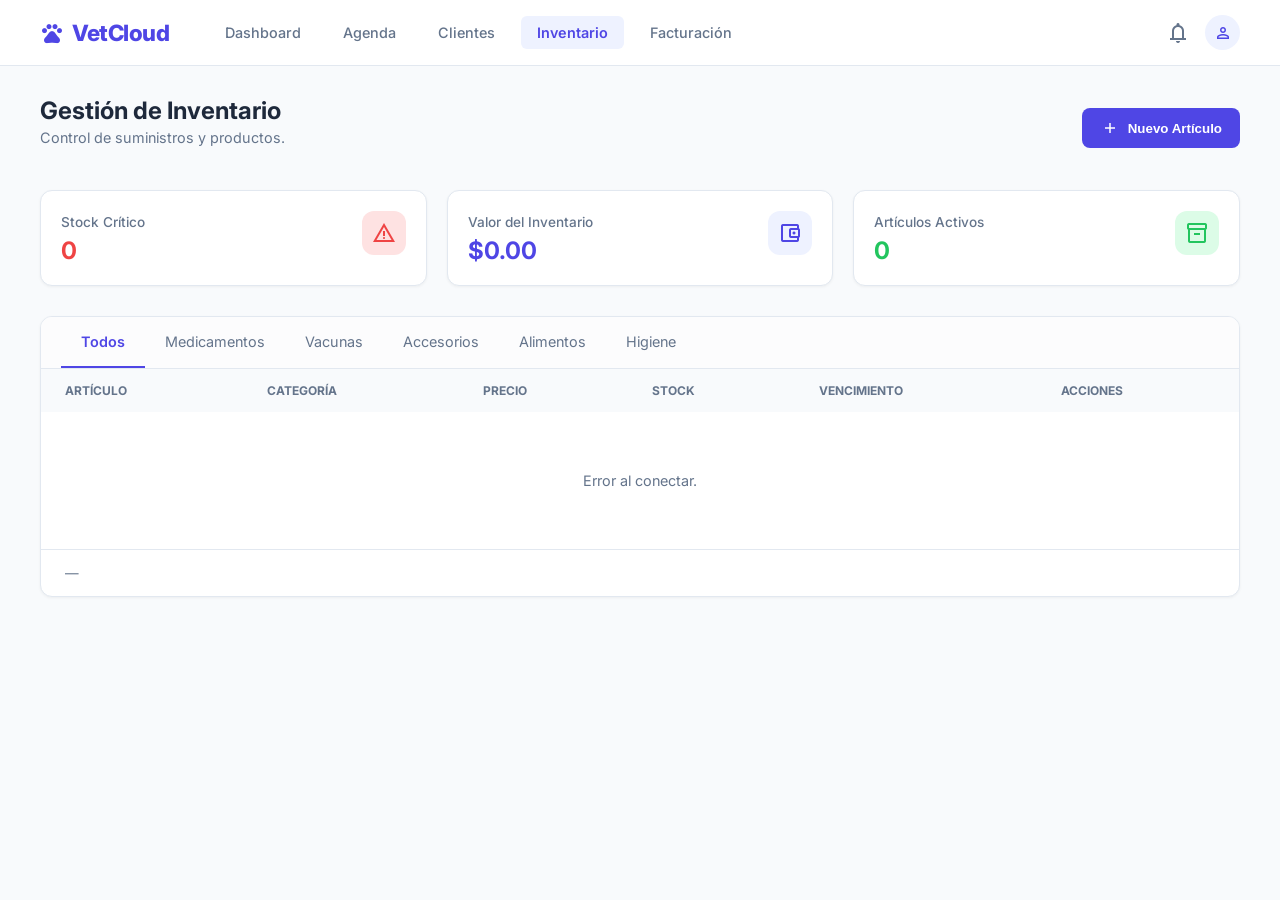
<file: Vetcloud-main/Vetcloud-main/inventario.html>
<!DOCTYPE html>
<html lang="es">

<head>
    <meta charset="UTF-8">
    <meta name="viewport" content="width=device-width, initial-scale=1.0">
    <title>VetCloud - Gestión de Inventario</title>
    <link rel="shortcut icon" href="./images/favicon.png" type="image/x-icon">
    <link href="https://fonts.googleapis.com/css?family=Inter:400,500,600,700&display=swap" rel="stylesheet" />
    <link href="https://fonts.googleapis.com/css?family=Material+Symbols+Outlined" rel="stylesheet" />
    <!-- DataTables -->
    <link rel="stylesheet" href="https://cdn.datatables.net/1.13.6/css/jquery.dataTables.min.css">
    <link rel="stylesheet" href="https://cdn.datatables.net/responsive/2.5.0/css/responsive.dataTables.min.css">
    <style>
        :root {
            --primary: #4f46e5;
            --primary-light: #eef2ff;
            --success: #22c55e;
            --warning: #f59e0b;
            --danger: #ef4444;
            --bg-body: #f8fafc;
            --text-main: #1e293b;
            --text-muted: #64748b;
            --border: #e2e8f0;
            --white: #ffffff;
        }

        body {
            font-family: 'Inter', sans-serif;
            background-color: var(--bg-body);
            color: var(--text-main);
            margin: 0;
            padding: 0;
        }

        nav {
            height: 65px;
            background: var(--white);
            border-bottom: 1px solid var(--border);
            display: flex;
            align-items: center;
            justify-content: space-between;
            padding: 0 40px;
            position: sticky;
            top: 0;
            z-index: 100;
        }

        .nav-left {
            display: flex;
            align-items: center;
            gap: 40px;
        }

        .logo {
            font-size: 1.4rem;
            font-weight: 800;
            color: var(--primary);
            letter-spacing: -0.5px;
            display: flex;
            align-items: center;
            gap: 8px;
        }

        .nav-links {
            list-style: none;
            padding: 0;
            margin: 0;
            display: flex;
            gap: 10px;
        }

        .nav-links li {
            list-style: none;
        }

        .nav-links a {
            display: block;
            text-decoration: none;
            padding: 8px 16px;
            border-radius: 6px;
            cursor: pointer;
            color: var(--text-muted);
            font-size: 0.9rem;
            font-weight: 500;
            transition: 0.2s;
        }

        .nav-links a:hover {
            color: var(--primary);
            background: var(--primary-light);
        }

        .nav-links li.active a {
            color: var(--primary);
            background: var(--primary-light);
            font-weight: 600;
        }

        /* --- Navbar Responsive --- */
        @media (max-width: 768px) {
            nav {
                height: auto;
                padding: 15px 20px;
                flex-direction: column;
                align-items: flex-start;
                gap: 15px;
            }
            .nav-left {
                width: 100%;
                flex-direction: column;
                align-items: flex-start;
                gap: 15px;
            }
            .nav-right {
                position: absolute;
                top: 15px;
                right: 20px;
            }
            .nav-links {
                width: 100%;
                overflow-x: auto;
                padding-bottom: 5px;
                gap: 5px;
                -webkit-overflow-scrolling: touch;
            }
            .nav-links::-webkit-scrollbar {
                display: none;
            }
        }

        main {
            max-width: 1200px;
            margin: 30px auto;
            padding: 0 20px;
        }

        .header-section {
            display: flex;
            justify-content: space-between;
            align-items: center;
            margin-bottom: 30px;
        }

        .btn-add {
            background: var(--primary);
            color: white;
            border: none;
            padding: 10px 18px;
            border-radius: 8px;
            font-weight: 600;
            cursor: pointer;
            display: flex;
            align-items: center;
            gap: 8px;
            transition: 0.2s;
        }

        .btn-add:hover {
            background: #4338ca;
        }

        .stats-grid {
            display: grid;
            grid-template-columns: repeat(3, 1fr);
            gap: 20px;
            margin-bottom: 30px;
        }

        @media (max-width: 900px) {
            .stats-grid {
                grid-template-columns: repeat(2, 1fr);
            }
        }
        @media (max-width: 600px) {
            .stats-grid {
                grid-template-columns: 1fr;
            }
        }

        .stat-card {
            background: var(--white);
            padding: 20px;
            border-radius: 12px;
            border: 1px solid var(--border);
            box-shadow: 0 1px 3px rgba(0, 0, 0, 0.05);
        }

        .stat-label {
            color: var(--text-muted);
            font-size: 0.85rem;
            font-weight: 500;
        }

        .stat-value {
            font-size: 1.5rem;
            font-weight: 700;
            display: block;
            margin-top: 5px;
        }

        .inventory-card {
            background: var(--white);
            border-radius: 12px;
            border: 1px solid var(--border);
            overflow: hidden;
            box-shadow: 0 1px 3px rgba(0, 0, 0, 0.05);
        }

        .table-tabs {
            display: flex;
            border-bottom: 1px solid var(--border);
            padding: 0 20px;
            background: #fcfcfd;
        }

        .tab {
            padding: 16px 20px;
            cursor: pointer;
            color: var(--text-muted);
            font-size: 0.9rem;
            border-bottom: 2px solid transparent;
            transition: 0.2s;
        }

        .tab.active {
            color: var(--primary);
            border-bottom-color: var(--primary);
            font-weight: 600;
        }

        table {
            width: 100%;
            border-collapse: collapse;
        }

        th {
            background: #f8fafc;
            padding: 14px 24px;
            font-size: 0.75rem;
            text-transform: uppercase;
            color: var(--text-muted);
            text-align: left;
        }

        td {
            padding: 16px 24px;
            border-bottom: 1px solid var(--border);
            font-size: 0.9rem;
        }

        .badge {
            padding: 4px 8px;
            border-radius: 6px;
            font-size: 0.75rem;
            font-weight: 600;
        }

        .badge-med {
            background: #e0f2fe;
            color: #0369a1;
        }

        .badge-vac {
            background: #dcfce7;
            color: #166534;
        }

        .badge-acc {
            background: #f3e8ff;
            color: #6b21a8;
        }

        .badge-ali {
            background: #fef3c7;
            color: #92400e;
        }

        .stock-bar-container {
            width: 100px;
            height: 6px;
            background: #e2e8f0;
            border-radius: 3px;
            margin-top: 8px;
            overflow: hidden;
        }

        .stock-bar {
            height: 100%;
            border-radius: 3px;
        }

        .action-btn {
            color: var(--primary);
            background: var(--primary-light);
            border: none;
            padding: 6px 12px;
            border-radius: 6px;
            cursor: pointer;
            font-size: 0.8rem;
            font-weight: 600;
            margin-right: 4px;
        }

        .action-btn.danger {
            color: var(--danger);
            background: #fee2e2;
        }

        .pagination {
            padding: 15px 24px;
            display: flex;
            justify-content: space-between;
            align-items: center;
            color: var(--text-muted);
            font-size: 0.85rem;
        }

        .empty-table {
            text-align: center;
            padding: 60px 40px;
            color: var(--text-muted);
        }

        .empty-table .material-symbols-outlined {
            font-size: 48px;
            color: #cbd5e1;
            display: block;
            margin-bottom: 15px;
        }

        /* --- Loading Overlay --- */
        #loading-overlay {
            display: none;
            position: absolute;
            inset: 0;
            background: rgba(255, 255, 255, 0.7);
            z-index: 10;
            justify-content: center;
            align-items: center;
            backdrop-filter: blur(2px);
            border-radius: 12px;
        }

        .spinner {
            width: 40px;
            height: 40px;
            border: 4px solid #f1f5f9;
            border-top: 4px solid var(--primary);
            border-radius: 50%;
            animation: spin 0.8s linear infinite;
        }

        @keyframes spin {
            0% { transform: rotate(0deg); }
            100% { transform: rotate(360deg); }
        }

        /* --- Inventory Row Styles --- */
        .inventory-row {
            transition: background 0.2s;
        }
        .inventory-row:hover {
            background: #f8fafc;
        }

        .prod-icon {
            width: 40px;
            height: 40px;
            border-radius: 10px;
            display: flex;
            align-items: center;
            justify-content: center;
            margin-right: 12px;
        }

        .stock-status-pill {
            display: inline-flex;
            align-items: center;
            gap: 4px;
            font-size: 0.75rem;
            font-weight: 700;
            margin-top: 5px;
        }

        .vencimiento-alerta {
            color: #ef4444;
            display: flex;
            align-items: center;
            gap: 4px;
            font-size: 0.75rem;
            font-weight: 600;
        }

        /* --- Modal --- */
        .modal-overlay {
            display: none;
            position: fixed;
            inset: 0;
            background: rgba(0, 0, 0, 0.4);
            z-index: 200;
            justify-content: center;
            align-items: center;
        }

        .modal-overlay.active {
            display: flex;
        }

        .modal {
            background: var(--white);
            border-radius: 16px;
            padding: 30px;
            width: 500px;
            max-width: 90vw;
            max-height: 85vh;
            overflow-y: auto;
            box-shadow: 0 20px 60px rgba(0, 0, 0, 0.15);
        }

        .modal h2 {
            margin: 0 0 20px;
            font-size: 1.2rem;
        }

        .form-group {
            margin-bottom: 16px;
        }

        .form-group label {
            display: block;
            font-size: 0.8rem;
            font-weight: 600;
            color: var(--text-muted);
            margin-bottom: 6px;
            text-transform: uppercase;
            letter-spacing: 0.5px;
        }

        .form-group input,
        .form-group select,
        .form-group textarea {
            width: 100%;
            padding: 10px 14px;
            border: 1px solid var(--border);
            border-radius: 8px;
            font-family: 'Inter', sans-serif;
            font-size: 0.9rem;
            box-sizing: border-box;
            transition: 0.2s;
        }

        .form-group input:focus,
        .form-group select:focus,
        .form-group textarea:focus {
            outline: none;
            border-color: var(--primary);
            box-shadow: 0 0 0 3px rgba(79, 70, 229, 0.1);
        }

        .form-row {
            display: grid;
            grid-template-columns: 1fr 1fr;
            gap: 12px;
        }

        .modal-actions {
            display: flex;
            gap: 10px;
            margin-top: 20px;
        }

        .modal-actions button {
            flex: 1;
            padding: 12px;
            border-radius: 8px;
            font-weight: 600;
            cursor: pointer;
            font-size: 0.9rem;
        }

        .btn-cancel {
            background: var(--bg-body);
            border: 1px solid var(--border);
            color: var(--text-main);
        }

        .btn-submit {
            background: var(--primary);
            border: none;
            color: white;
        }

        .btn-submit:hover {
            background: #4338ca;
        }

        .toast {
            position: fixed;
            bottom: 30px;
            right: 30px;
            background: #065f46;
            color: white;
            padding: 14px 24px;
            border-radius: 10px;
            font-weight: 600;
            font-size: 0.9rem;
            z-index: 300;
            display: none;
            box-shadow: 0 4px 15px rgba(0, 0, 0, 0.2);
        }

        .toast.show {
            display: block;
            animation: slideIn 0.3s ease;
        }

        @keyframes slideIn {
            from {
                transform: translateY(20px);
                opacity: 0;
            }

            to {
                transform: translateY(0);
                opacity: 1;
            }
        }

        /* --- User Modal --- */
        .user-modal {
            position: fixed;
            top: 80px;
            right: 20px;
            background: white;
            border: 1px solid var(--border);
            border-radius: 12px;
            box-shadow: 0 10px 25px rgba(0,0,0,0.1);
            padding: 20px;
            width: 250px;
            z-index: 1000;
            display: none;
            animation: slideDownFade 0.3s ease;
        }
        @keyframes slideDownFade {
            from { opacity: 0; transform: translateY(-10px); }
            to { opacity: 1; transform: translateY(0); }
        }
        .user-modal h4 { margin: 0 0 10px 0; color: var(--text-main); font-size: 1rem; }
        .user-modal p { margin: 5px 0; font-size: 0.85rem; color: var(--text-muted); }
        .user-modal hr { border: 0; border-top: 1px solid var(--border); margin: 15px 0; }
        .btn-logout {
            display: block;
            width: 100%;
            padding: 10px;
            background: #fee2e2;
            color: #dc2626;
            text-align: center;
            text-decoration: none;
            border-radius: 8px;
            font-size: 0.85rem;
            font-weight: 600;
            transition: 0.2s;
        }
        .btn-logout:hover { background: #fecaca; }
    </style>
</head>

<body>

    <nav>
        <div class="nav-left">
            <div class="logo" style="cursor: pointer;" onclick="toggleUserModal()">
                <span class="material-symbols-outlined">pets</span> VetCloud
            </div>
            <ul class="nav-links">
                <li><a href="menu.html">Dashboard</a></li>
                <li><a href="agenda.html">Agenda</a></li>
                <li><a href="clientes.html">Clientes</a></li>
                <li class="active"><a href="inventario.html">Inventario</a></li>
                <li><a href="factura.html">Facturación</a></li>
            </ul>
        </div>
        <div class="nav-right" style="display: flex; align-items: center; gap: 15px;">
            <span class="material-symbols-outlined"
                style="color: var(--text-muted); cursor: pointer;">notifications</span>
            <div style="width: 35px; height: 35px; background: var(--primary-light); color: var(--primary); border-radius: 50%; display: flex; align-items: center; justify-content: center; cursor: pointer;" onclick="toggleUserModal()">
                <span class="material-symbols-outlined" style="font-size: 20px;">person</span>
            </div>
        </div>
    </nav>

    <div id="userModal" class="user-modal">
        <div style="display: flex; align-items: center; gap: 10px; margin-bottom: 15px;">
            <div style="width: 40px; height: 40px; background: var(--primary-light); color: var(--primary); border-radius: 50%; display: flex; align-items: center; justify-content: center;">
                <span class="material-symbols-outlined">account_circle</span>
            </div>
            <div>
                <h4 id="user-name" style="margin:0;">Cargando...</h4>
                <p id="user-email" style="margin:0; font-size: 0.75rem;">...</p>
            </div>
        </div>
        <hr>
        <a href="logout.php" class="btn-logout">
            <span class="material-symbols-outlined" style="font-size: 16px; vertical-align: middle; margin-right: 5px;">logout</span>
            Cerrar Sesión
        </a>
    </div>

    <main>
        <div id="userModal" class="user-modal">
            <div style="display: flex; align-items: center; gap: 10px; margin-bottom: 15px;">
                <div style="width: 40px; height: 40px; background: var(--primary-light); color: var(--primary); border-radius: 50%; display: flex; align-items: center; justify-content: center;">
                    <span class="material-symbols-outlined">account_circle</span>
                </div>
                <div>
                    <h4 id="user-name" style="margin:0;">Cargando...</h4>
                    <p id="user-email" style="margin:0; font-size: 0.75rem;">...</p>
                </div>
            </div>
            <hr>
            <a href="logout.php" class="btn-logout">
                <span class="material-symbols-outlined" style="font-size: 16px; vertical-align: middle; margin-right: 5px;">logout</span>
                Cerrar Sesión
            </a>
        </div>
        <header class="header-section">
            <div>
                <h1 style="margin:0; font-size: 1.5rem; font-weight: 700;">Gestión de Inventario</h1>
                <p style="color: var(--text-muted); font-size: 0.9rem; margin-top: 4px;">Control de suministros y
                    productos.</p>
            </div>
            <button class="btn-add" onclick="abrirModal()">
                <span class="material-symbols-outlined" style="font-size: 20px;">add</span> Nuevo Artículo
            </button>
        </header>

        <section class="stats-grid">
            <div class="stat-card">
                <div style="display: flex; justify-content: space-between; align-items: flex-start;">
                    <div>
                        <span class="stat-label">Stock Crítico</span>
                        <strong class="stat-value" id="stat-stock-bajo" style="color: var(--danger)">0</strong>
                    </div>
                    <span class="material-symbols-outlined" style="color: var(--danger); background: #fee2e2; padding: 10px; border-radius: 12px;">warning</span>
                </div>
            </div>
            <div class="stat-card">
                <div style="display: flex; justify-content: space-between; align-items: flex-start;">
                    <div>
                        <span class="stat-label">Valor del Inventario</span>
                        <strong class="stat-value" id="stat-valor" style="color: var(--primary)">$0.00</strong>
                    </div>
                    <span class="material-symbols-outlined" style="color: var(--primary); background: var(--primary-light); padding: 10px; border-radius: 12px;">account_balance_wallet</span>
                </div>
            </div>
            <div class="stat-card">
                <div style="display: flex; justify-content: space-between; align-items: flex-start;">
                    <div>
                        <span class="stat-label">Artículos Activos</span>
                        <strong class="stat-value" id="stat-activos" style="color: var(--success)">0</strong>
                    </div>
                    <span class="material-symbols-outlined" style="color: var(--success); background: #dcfce7; padding: 10px; border-radius: 12px;">inventory_2</span>
                </div>
            </div>
        </section>

        <section class="inventory-card" style="position: relative;">
            <div id="loading-overlay">
                <div class="spinner"></div>
            </div>
            <div class="table-tabs">
                <div class="tab active" onclick="filtrarTab(this, 'Todos')">Todos</div>
                <div class="tab" onclick="filtrarTab(this, 'Medicamento')">Medicamentos</div>
                <div class="tab" onclick="filtrarTab(this, 'Vacuna')">Vacunas</div>
                <div class="tab" onclick="filtrarTab(this, 'Accesorio')">Accesorios</div>
                <div class="tab" onclick="filtrarTab(this, 'Alimento')">Alimentos</div>
                <div class="tab" onclick="filtrarTab(this, 'Higiene')">Higiene</div>
            </div>

            <table id="tabla-inventario-dt" class="display responsive nowrap" style="width:100%">
                <thead>
                    <tr>
                        <th>Artículo</th>
                        <th>Categoría</th>
                        <th>Precio</th>
                        <th>Stock</th>
                        <th>Vencimiento</th>
                        <th>Acciones</th>
                    </tr>
                </thead>
                <tbody id="tabla-inventario">
                    <tr>
                        <td colspan="6" class="empty-table">Cargando productos...</td>
                    </tr>
                </tbody>
            </table>

            <div class="pagination">
                <span id="pagination-info">—</span>
            </div>
        </section>
    </main>

    <!-- Modal Crear/Editar Producto -->
    <div class="modal-overlay" id="modalProducto">
        <div class="modal">
            <h2 id="modal-titulo">Nuevo Artículo</h2>
            <form id="formProducto" action="inventario_post.php" method="POST">
                <input type="hidden" name="accion" id="form-accion" value="crear">
                <input type="hidden" name="id_producto" id="form-id">

                <div class="form-group">
                    <label>Nombre del Producto</label>
                    <input type="text" name="nombre_producto" id="inp-nombre" required
                        placeholder="Ej: Amoxicilina 500mg">
                </div>

                <div class="form-row">
                    <div class="form-group">
                        <label>Código</label>
                        <input type="text" name="codigo_barras" id="inp-codigo" placeholder="Ej: 7501234567890">
                    </div>
                    <div class="form-group">
                        <label>Categoría</label>
                        <select name="tipo" id="inp-tipo" required>
                            <option value="Medicamento">Medicamento</option>
                            <option value="Vacuna">Vacuna</option>
                            <option value="Accesorio">Accesorio</option>
                            <option value="Alimento">Alimento</option>
                            <option value="Higiene">Higiene</option>
                        </select>
                    </div>
                </div>

                <div class="form-row">
                    <div class="form-group">
                        <label>Precio de Venta ($)</label>
                        <input type="number" step="0.01" min="0" oninput="if(this.value < 0) this.value = 0;"
                            name="precio_venta" id="inp-precio" required placeholder="0.00">
                    </div>
                    <div class="form-group">
                        <label>Stock Actual</label>
                        <input type="number" min="0" step="1" oninput="this.value = this.value.replace(/[^0-9]/g, '')"
                            name="stock_actual" id="inp-stock" required placeholder="0">
                    </div>
                </div>

                <div class="form-row">
                    <div class="form-group">
                        <label>Stock Mínimo</label>
                        <input type="number" min="0" step="1" oninput="this.value = this.value.replace(/[^0-9]/g, '')"
                            name="stock_minimo" id="inp-stock-min" value="5" required>
                    </div>
                    <div class="form-group">
                        <label>Fecha de Vencimiento</label>
                        <input type="date" name="fecha_vencimiento" id="inp-vencimiento">
                    </div>
                </div>

                <div class="modal-actions">
                    <button type="button" class="btn-cancel" onclick="cerrarModal()">Cancelar</button>
                    <button type="submit" class="btn-submit">Guardar Producto</button>
                </div>
            </form>
        </div>
    </div>

    <!-- Toast de notificación -->
    <div class="toast" id="toast"></div>

    <script>
        // ===== Cargar estadísticas =====
        function cargarEstadisticas() {
            fetch('inventario_post.php?accion=estadisticas')
                .then(r => r.json())
                .then(data => {
                    document.getElementById('stat-stock-bajo').textContent = data.stock_bajo;
                    document.getElementById('stat-valor').textContent = '$' + parseFloat(data.valor_total).toLocaleString('en-US', { minimumFractionDigits: 2 });
                    document.getElementById('stat-activos').textContent = data.productos_activos;
                })
                .catch(() => {
                    document.getElementById('stat-stock-bajo').textContent = '0';
                    document.getElementById('stat-valor').textContent = '$0.00';
                    document.getElementById('stat-activos').textContent = '0';
                });
        }

        // ===== Cargar productos =====
        let filtroActual = 'Todos';

        function cargarProductos(tipo) {
            filtroActual = tipo || 'Todos';
            const overlay = document.getElementById('loading-overlay');
            overlay.style.display = 'flex';

            const url = tipo && tipo !== 'Todos'
                ? 'inventario_post.php?accion=listar&tipo=' + encodeURIComponent(tipo)
                : 'inventario_post.php?accion=listar';

            fetch(url)
                .then(r => r.json())
                .then(productos => {
                    const tbody = document.getElementById('tabla-inventario');
                    overlay.style.display = 'none';

                    if (productos.length === 0) {
                        tbody.innerHTML = `<tr><td colspan="6" class="empty-table">
                            <span class="material-symbols-outlined">inventory</span>
                            No hay productos en la categoría <strong>${filtroActual}</strong>.
                        </td></tr>`;
                        document.getElementById('pagination-info').textContent = '0 productos';
                        return;
                    }

                    tbody.innerHTML = productos.map(p => {
                        const porcentaje = Math.min((p.stock_actual / Math.max(p.stock_minimo * 4, 1)) * 100, 100);
                        let stockColor = 'var(--success)';
                        let stockLabel = 'Stock Saludable';
                        let stockIcon = 'check_circle';

                        if (p.stock_actual < p.stock_minimo) {
                            stockColor = 'var(--danger)';
                            stockLabel = 'Stock Crítico'; // Solo si es menor al mínimo
                            stockIcon = 'error';
                        } else if (p.stock_actual <= p.stock_minimo) {
                            stockColor = 'var(--warning)';
                            stockLabel = 'Stock en Límite'; // Igual al mínimo
                            stockIcon = 'notification_important';
                        } else if (p.stock_actual <= p.stock_minimo * 1.5) {
                            stockColor = 'var(--warning)';
                            stockLabel = 'Stock Bajo';
                            stockIcon = 'warning';
                        }

                        const badgeData = {
                            'Medicamento': { class: 'badge-med', icon: 'medication' },
                            'Vacuna': { class: 'badge-vac', icon: 'vaccines' },
                            'Accesorio': { class: 'badge-acc', icon: 'shopping_bag' },
                            'Alimento': { class: 'badge-ali', icon: 'pet_supplies' },
                            'Higiene': { class: 'badge-acc', icon: 'sanitizer' }
                        }[p.tipo] || { class: 'badge-med', icon: 'inventory' };

                        const vencDate = p.fecha_vencimiento ? new Date(p.fecha_vencimiento) : null;
                        const today = new Date();
                        const diffDays = vencDate ? Math.ceil((vencDate - today) / (1000 * 60 * 60 * 24)) : null;
                        
                        let vencHtml = '—';
                        if (vencDate) {
                            const dateStr = vencDate.toLocaleDateString('es-VE', { day: '2-digit', month: 'short', year: 'numeric' });
                            if (diffDays < 0) {
                                vencHtml = `<div class="vencimiento-alerta"><span class="material-symbols-outlined" style="font-size:14px;">event_busy</span> Vencido (${dateStr})</div>`;
                            } else if (diffDays <= 30) {
                                vencHtml = `<div class="vencimiento-alerta" style="color:var(--warning)"><span class="material-symbols-outlined" style="font-size:14px;">history</span> Próximo (${dateStr})</div>`;
                            } else {
                                vencHtml = dateStr;
                            }
                        }

                        return `<tr class="inventory-row">
                            <td>
                                <div style="display:flex; align-items:center;">
                                    <div class="prod-icon" style="background:${badgeData.class === 'badge-med' ? '#e0f2fe' : badgeData.class === 'badge-vac' ? '#dcfce7' : badgeData.class === 'badge-acc' ? '#f3e8ff' : badgeData.class === 'badge-ali' ? '#fef3c7' : '#f1f5f9'}; color:${badgeData.class === 'badge-med' ? '#0369a1' : badgeData.class === 'badge-vac' ? '#166534' : badgeData.class === 'badge-acc' ? '#6b21a8' : badgeData.class === 'badge-ali' ? '#92400e' : '#64748b'};">
                                        <span class="material-symbols-outlined">${badgeData.icon}</span>
                                    </div>
                                    <div>
                                        <strong style="color:var(--text-main); font-size:0.95rem;">${p.nombre_producto}</strong><br>
                                        <small style="color:var(--text-muted); display:flex; align-items:center; gap:4px;">
                                            <span class="material-symbols-outlined" style="font-size:12px;">barcode</span> ${p.codigo_barras || 'Sin código'}
                                        </small>
                                    </div>
                                </div>
                            </td>
                            <td><span class="badge ${badgeData.class}" style="display:inline-flex; align-items:center; gap:4px;"><span class="material-symbols-outlined" style="font-size:14px;">${badgeData.icon}</span> ${p.tipo}</span></td>
                            <td><strong style="color:var(--text-main);">$${parseFloat(p.precio_venta).toFixed(2)}</strong></td>
                            <td>
                                <div style="display:flex; flex-direction:column;">
                                    <div style="display:flex; justify-content:space-between; align-items:center; margin-bottom:4px;">
                                        <strong style="font-size:0.9rem;">${p.stock_actual} uds</strong>
                                        <small style="color:var(--text-muted)">mín: ${p.stock_minimo}</small>
                                    </div>
                                    <div class="stock-bar-container" style="width:100%; height:8px;">
                                        <div class="stock-bar" style="width:${porcentaje}%; background:${stockColor}"></div>
                                    </div>
                                    <div class="stock-status-pill" style="color:${stockColor}">
                                        <span class="material-symbols-outlined" style="font-size:12px;">${stockIcon}</span> ${stockLabel}
                                    </div>
                                </div>
                            </td>
                            <td>${vencHtml}</td>
                            <td style="text-align:center;">
                                <button class="action-btn" onclick="editarProducto(${p.id_producto}, '${p.codigo_barras || ''}', '${p.nombre_producto.replace(/'/g, "\\'")}', '${p.tipo}', ${p.precio_venta}, ${p.stock_actual}, ${p.stock_minimo}, '${p.fecha_vencimiento || ''}')" title="Editar">
                                    <span class="material-symbols-outlined" style="font-size:18px;">edit</span>
                                </button>
                                <button class="action-btn danger" onclick="eliminarProducto(${p.id_producto})" title="Eliminar">
                                    <span class="material-symbols-outlined" style="font-size:18px;">delete</span>
                                </button>
                            </td>
                        </tr>`;
                    }).join('');

                    document.getElementById('pagination-info').textContent = productos.length + ' producto(s)';

                    // DataTables initialization
                    if ($.fn.DataTable.isDataTable('#tabla-inventario-dt')) {
                        $('#tabla-inventario-dt').DataTable().destroy();
                    }
                    $('#tabla-inventario-dt').DataTable({
                        responsive: true,
                        language: { url: '//cdn.datatables.net/plug-ins/1.13.6/i18n/es-ES.json' },
                        paging: true,
                        pageLength: 10,
                        info: true,
                        searching: true,
                        destroy: true
                    });
                })
                .catch(() => {
                    overlay.style.display = 'none';
                    document.getElementById('tabla-inventario').innerHTML = '<tr><td colspan="6" class="empty-table">Error al conectar.</td></tr>';
                });
        }

        // ===== Tabs =====
        function filtrarTab(el, tipo) {
            document.querySelectorAll('.tab').forEach(t => t.classList.remove('active'));
            el.classList.add('active');
            cargarProductos(tipo);
        }

        // ===== Modal =====
        function abrirModal() {
            document.getElementById('modal-titulo').textContent = 'Nuevo Artículo';
            document.getElementById('form-accion').value = 'crear';
            document.getElementById('formProducto').reset();
            document.getElementById('inp-stock-min').value = 5;
            document.getElementById('modalProducto').classList.add('active');
        }

        function cerrarModal() {
            document.getElementById('modalProducto').classList.remove('active');
        }

        function editarProducto(id, codigo, nombre, tipo, precio, stock, stockMin, venc) {
            document.getElementById('modal-titulo').textContent = 'Editar Artículo';
            document.getElementById('form-accion').value = 'editar';
            document.getElementById('form-id').value = id;
            document.getElementById('inp-codigo').value = codigo;
            document.getElementById('inp-nombre').value = nombre;
            document.getElementById('inp-tipo').value = tipo;
            document.getElementById('inp-precio').value = precio;
            document.getElementById('inp-stock').value = stock;
            document.getElementById('inp-stock-min').value = stockMin;
            document.getElementById('inp-vencimiento').value = venc;
            document.getElementById('modalProducto').classList.add('active');
        }

        // ===== Eliminar =====
        function eliminarProducto(id) {
            if (!confirm('¿Seguro que desea eliminar este producto?')) return;

            const form = document.createElement('form');
            form.method = 'POST';
            form.action = 'inventario_post.php';
            form.innerHTML = `<input type="hidden" name="accion" value="eliminar"><input type="hidden" name="id_producto" value="${id}">`;
            document.body.appendChild(form);
            form.submit();
        }

        // ===== Toast =====
        function mostrarToast(msg) {
            const t = document.getElementById('toast');
            t.textContent = msg;
            t.classList.add('show');
            setTimeout(() => t.classList.remove('show'), 3000);
        }

        // ===== Cerrar modal con click afuera =====
        document.getElementById('modalProducto').addEventListener('click', function (e) {
            if (e.target === this) cerrarModal();
        });

        // ===== Mensajes de respuesta =====
        const params = new URLSearchParams(window.location.search);
        if (params.get('msg')) {
            const msgs = {
                'producto_creado': '✅ Producto agregado exitosamente',
                'producto_editado': '✅ Producto actualizado',
                'producto_eliminado': '✅ Producto eliminado',
                'stock_actualizado': '✅ Stock actualizado',
                'error_codigo_duplicado': '❌ El código ya está en uso'
            };
            mostrarToast(msgs[params.get('msg')] || '✅ Acción completada');
            
            if (params.get('msg') === 'error_codigo_duplicado') {
                document.getElementById('toast').style.background = 'var(--danger)';
            }
            window.history.replaceState({}, '', 'inventario.html');
        }

        // ===== User Modal Logic =====
        function toggleUserModal() {
            const modal = document.getElementById('userModal');
            if (modal.style.display === 'block') {
                modal.style.display = 'none';
            } else {
                fetch('session_info.php')
                    .then(r => r.json())
                    .then(data => {
                        if (data.status === 'success') {
                            document.getElementById('user-name').textContent = data.user.username;
                            document.getElementById('user-email').textContent = data.user.email;
                            modal.style.display = 'block';
                        } else {
                            window.location.href = 'login.html';
                        }
                    });
            }
        }

        window.addEventListener('click', function (e) {
            const modal = document.getElementById('userModal');
            const logo = document.querySelector('.logo');
            const avatar = document.querySelector('.nav-right div');
            if (modal && modal.style.display === 'block') {
                if (!modal.contains(e.target) && !logo.contains(e.target) && !avatar.contains(e.target)) {
                    modal.style.display = 'none';
                }
            }
        });

        // ===== Validación de Formulario =====
        document.getElementById('formProducto').addEventListener('submit', function(e) {
            const precio = parseFloat(document.getElementById('inp-precio').value);
            const stock = parseInt(document.getElementById('inp-stock').value);
            const stockMin = parseInt(document.getElementById('inp-stock-min').value);

            if (precio < 0 || stock < 0 || stockMin < 0) {
                e.preventDefault();
                mostrarToast('❌ Los valores numéricos no pueden ser negativos');
            }
        });

        // ===== Iniciar =====
        cargarEstadisticas();
        cargarProductos();
    </script>
    
    <!-- DataTables JS -->
    <script src="https://code.jquery.com/jquery-3.7.0.min.js"></script>
    <script src="https://cdn.datatables.net/1.13.6/js/jquery.dataTables.min.js"></script>
    <script src="https://cdn.datatables.net/responsive/2.5.0/js/dataTables.responsive.min.js"></script>

</body>

</html>
</file>
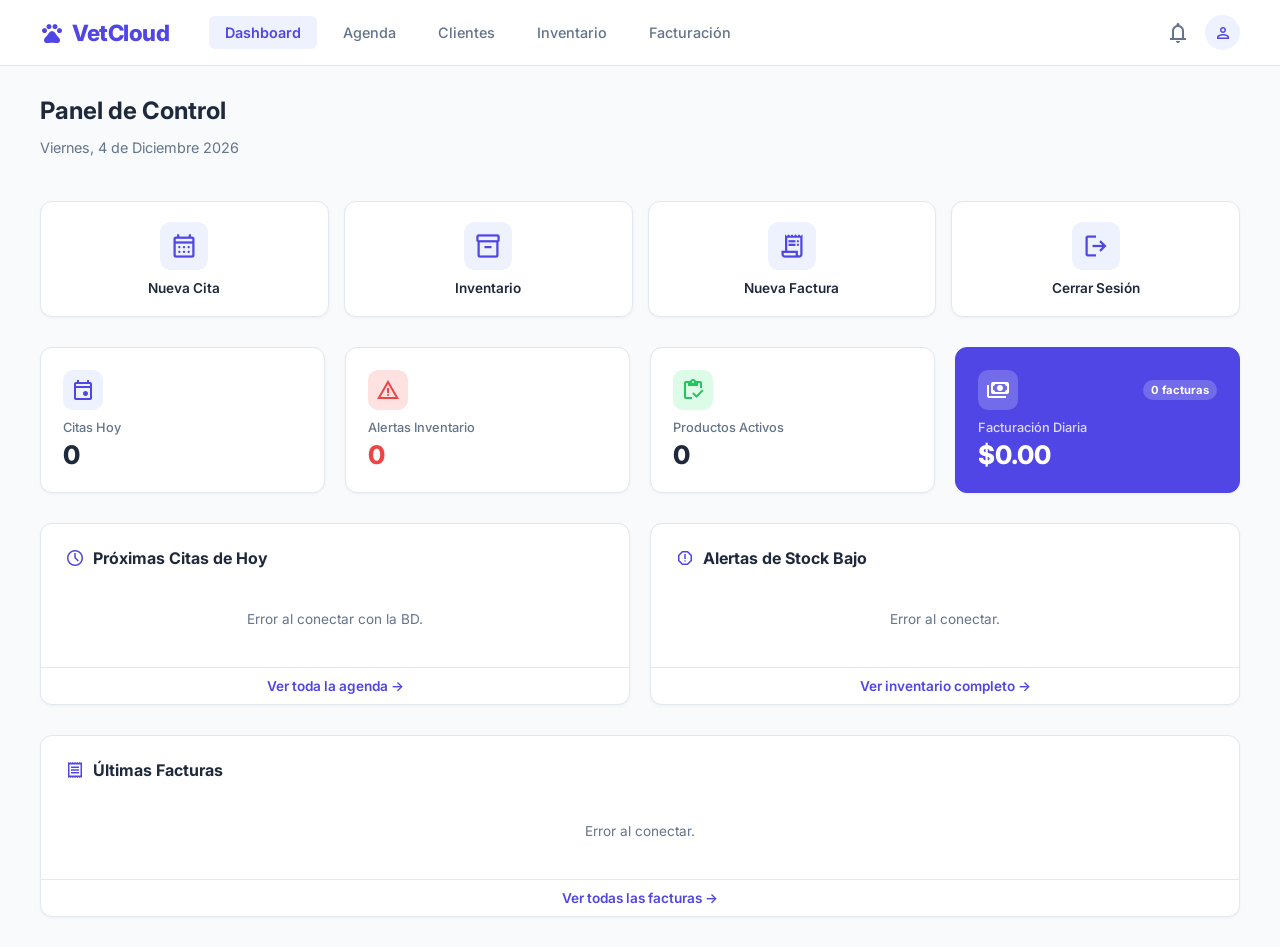
<file: Vetcloud-main/Vetcloud-main/menu.html>
<!DOCTYPE html>
<html lang="es">

<head>
    <meta charset="UTF-8">
    <meta name="viewport" content="width=device-width, initial-scale=1.0">
    <title>VetCloud - Panel de Control</title>
    <link rel="shortcut icon" href="./images/favicon.png" type="image/x-icon">
    <link href="https://fonts.googleapis.com/css?family=Inter:400,500,600,700&display=swap" rel="stylesheet" />
    <link href="https://fonts.googleapis.com/css?family=Material+Symbols+Outlined" rel="stylesheet" />
    <style>
        :root {
            --primary: #4f46e5;
            --primary-light: #eef2ff;
            --success: #22c55e;
            --warning: #f59e0b;
            --danger: #ef4444;
            --bg-body: #f8fafc;
            --text-main: #1e293b;
            --text-muted: #64748b;
            --border: #e2e8f0;
            --white: #ffffff;
        }

        body {
            font-family: 'Inter', sans-serif;
            background-color: var(--bg-body);
            color: var(--text-main);
            margin: 0;
            padding: 0;
        }

        /* --- Navbar (igual a las demás páginas) --- */
        nav {
            height: 65px;
            background: var(--white);
            border-bottom: 1px solid var(--border);
            display: flex;
            align-items: center;
            justify-content: space-between;
            padding: 0 40px;
            position: sticky;
            top: 0;
            z-index: 100;
        }

        .nav-left {
            display: flex;
            align-items: center;
            gap: 40px;
        }

        .logo {
            font-size: 1.4rem;
            font-weight: 800;
            color: var(--primary);
            letter-spacing: -0.5px;
            display: flex;
            align-items: center;
            gap: 8px;
        }

        .nav-links {
            list-style: none;
            padding: 0;
            margin: 0;
            display: flex;
            gap: 10px;
        }

        .nav-links li {
            list-style: none;
        }

        .nav-links a {
            display: block;
            text-decoration: none;
            padding: 8px 16px;
            border-radius: 6px;
            cursor: pointer;
            color: var(--text-muted);
            font-size: 0.9rem;
            font-weight: 500;
            transition: 0.2s;
        }

        .nav-links a:hover {
            color: var(--primary);
            background: var(--primary-light);
        }

        .nav-links li.active a {
            color: var(--primary);
            background: var(--primary-light);
            font-weight: 600;
        }

        /* --- Navbar Responsive --- */
        @media (max-width: 768px) {
            nav {
                height: auto;
                padding: 15px 20px;
                flex-direction: column;
                align-items: flex-start;
                gap: 15px;
            }
            .nav-left {
                width: 100%;
                flex-direction: column;
                align-items: flex-start;
                gap: 15px;
            }
            .nav-right {
                position: absolute;
                top: 15px;
                right: 20px;
            }
            .nav-links {
                width: 100%;
                overflow-x: auto;
                padding-bottom: 5px;
                gap: 5px;
                -webkit-overflow-scrolling: touch;
            }
            .nav-links::-webkit-scrollbar {
                display: none;
            }
        }

        /* --- Main layout --- */
        main {
            max-width: 1200px;
            margin: 30px auto;
            padding: 0 20px;
        }

        .header-section {
            display: flex;
            justify-content: space-between;
            align-items: center;
            margin-bottom: 30px;
        }

        .header-date {
            color: var(--text-muted);
            font-size: 0.9rem;
        }

        /* --- Metrics grid --- */
        .metrics-grid {
            display: grid;
            grid-template-columns: repeat(4, 1fr);
            gap: 20px;
            margin-bottom: 30px;
        }

        .metric-card {
            background: var(--white);
            padding: 22px;
            border-radius: 12px;
            border: 1px solid var(--border);
            box-shadow: 0 1px 3px rgba(0, 0, 0, 0.05);
            transition: 0.2s;
        }

        .metric-card:hover {
            box-shadow: 0 4px 12px rgba(0, 0, 0, 0.08);
            transform: translateY(-2px);
        }

        .metric-card.primary {
            background: var(--primary);
            color: white;
            border-color: var(--primary);
        }

        .metric-header {
            display: flex;
            justify-content: space-between;
            align-items: center;
            margin-bottom: 10px;
        }

        .metric-icon {
            width: 40px;
            height: 40px;
            border-radius: 10px;
            display: flex;
            align-items: center;
            justify-content: center;
        }

        .metric-icon.blue {
            background: var(--primary-light);
            color: var(--primary);
        }

        .metric-icon.red {
            background: #fee2e2;
            color: var(--danger);
        }

        .metric-icon.green {
            background: #dcfce7;
            color: var(--success);
        }

        .metric-icon.white {
            background: rgba(255, 255, 255, 0.2);
            color: white;
        }

        .metric-badge {
            font-size: 0.7rem;
            font-weight: 700;
            padding: 3px 8px;
            border-radius: 20px;
        }

        .badge-up {
            background: #dcfce7;
            color: #166534;
        }

        .badge-down {
            background: #fee2e2;
            color: #991b1b;
        }

        .badge-info {
            background: rgba(255, 255, 255, 0.2);
            color: white;
        }

        .metric-label {
            color: var(--text-muted);
            font-size: 0.8rem;
            font-weight: 500;
            display: block;
            margin-bottom: 4px;
        }

        .metric-card.primary .metric-label {
            color: rgba(255, 255, 255, 0.8);
        }

        .metric-value {
            font-size: 1.6rem;
            font-weight: 800;
            display: block;
        }

        /* --- Two column section --- */
        .two-columns {
            display: grid;
            grid-template-columns: 1fr 1fr;
            gap: 20px;
            margin-bottom: 30px;
        }

        .card {
            background: var(--white);
            border-radius: 12px;
            border: 1px solid var(--border);
            padding: 24px;
            box-shadow: 0 1px 3px rgba(0, 0, 0, 0.05);
        }

        .card h3 {
            margin: 0 0 18px 0;
            font-size: 1rem;
            font-weight: 700;
            display: flex;
            align-items: center;
            gap: 8px;
        }

        .card h3 .material-symbols-outlined {
            font-size: 20px;
            color: var(--primary);
        }

        /* --- Citas próximas --- */
        .cita-item {
            display: flex;
            align-items: center;
            gap: 14px;
            padding: 12px;
            border-radius: 10px;
            margin-bottom: 8px;
            transition: 0.2s;
            border: 1px solid transparent;
        }

        .cita-item:hover {
            background: var(--bg-body);
            border-color: var(--border);
        }

        .cita-hora {
            min-width: 55px;
            text-align: center;
            padding: 8px;
            background: var(--primary-light);
            border-radius: 8px;
            font-size: 0.8rem;
            font-weight: 700;
            color: var(--primary);
        }

        .cita-info {
            flex: 1;
        }

        .cita-info strong {
            font-size: 0.9rem;
        }

        .cita-info small {
            color: var(--text-muted);
            display: block;
            margin-top: 2px;
        }

        .cita-tipo {
            padding: 3px 10px;
            border-radius: 20px;
            font-size: 0.65rem;
            font-weight: 700;
            text-transform: uppercase;
        }

        .tipo-consulta {
            background: #dcfce7;
            color: #166534;
        }

        .tipo-peluqueria {
            background: #f3e8ff;
            color: #6b21a8;
        }

        .tipo-cirugia {
            background: #fef3c7;
            color: #92400e;
        }

        /* --- Stock bajo --- */
        .stock-item {
            display: flex;
            justify-content: space-between;
            align-items: center;
            padding: 10px 0;
            border-bottom: 1px solid var(--bg-body);
        }

        .stock-item:last-child {
            border-bottom: none;
        }

        .stock-name {
            font-size: 0.85rem;
            font-weight: 600;
        }

        .stock-name small {
            display: block;
            color: var(--text-muted);
            font-weight: 400;
            font-size: 0.75rem;
        }

        .stock-count {
            font-weight: 700;
            font-size: 0.85rem;
            padding: 4px 10px;
            border-radius: 6px;
        }

        .stock-critical {
            background: #fee2e2;
            color: #991b1b;
        }

        .stock-warning {
            background: #fef3c7;
            color: #92400e;
        }

        /* --- Facturas recientes --- */
        .factura-item {
            display: flex;
            justify-content: space-between;
            align-items: center;
            padding: 12px 0;
            border-bottom: 1px solid var(--bg-body);
        }

        .factura-item:last-child {
            border-bottom: none;
        }

        .pago-badge {
            padding: 3px 8px;
            border-radius: 20px;
            font-size: 0.65rem;
            font-weight: 600;
        }

        .pago-efectivo {
            background: #dcfce7;
            color: #166534;
        }

        .pago-tarjeta {
            background: #e0f2fe;
            color: #075985;
        }

        .pago-transferencia {
            background: #f3e8ff;
            color: #6b21a8;
        }

        /* --- Quick actions --- */
        .quick-actions {
            display: grid;
            grid-template-columns: repeat(4, 1fr);
            gap: 15px;
            margin-bottom: 30px;
        }

        .quick-btn {
            display: flex;
            flex-direction: column;
            align-items: center;
            gap: 10px;
            padding: 20px;
            background: var(--white);
            border: 1px solid var(--border);
            border-radius: 12px;
            cursor: pointer;
            transition: 0.2s;
            text-decoration: none;
            color: var(--text-main);
            box-shadow: 0 1px 3px rgba(0, 0, 0, 0.05);
        }

        .quick-btn:hover {
            border-color: var(--primary);
            box-shadow: 0 4px 12px rgba(79, 70, 229, 0.12);
            transform: translateY(-2px);
        }

        .quick-btn .material-symbols-outlined {
            font-size: 28px;
            color: var(--primary);
            background: var(--primary-light);
            padding: 10px;
            border-radius: 10px;
        }

        .quick-btn span:last-child {
            font-size: 0.85rem;
            font-weight: 600;
        }

        .empty-list {
            text-align: center;
            padding: 25px;
            color: var(--text-muted);
            font-size: 0.85rem;
        }

        .btn-ver-todo {
            display: block;
            text-align: center;
            padding: 10px;
            color: var(--primary);
            font-weight: 600;
            font-size: 0.85rem;
            text-decoration: none;
            border-top: 1px solid var(--border);
            margin: 15px -24px -24px;
            border-radius: 0 0 12px 12px;
            transition: 0.2s;
        }

        .btn-ver-todo:hover {
            background: var(--primary-light);
        }

        @media (max-width: 900px) {
            .metrics-grid {
                grid-template-columns: repeat(2, 1fr);
            }

            .two-columns {
                grid-template-columns: 1fr;
            }

            .quick-actions {
                grid-template-columns: repeat(2, 1fr);
            }
        }

        @media (max-width: 600px) {
            .metrics-grid {
                grid-template-columns: 1fr;
            }
            .header-section {
                flex-direction: column;
                align-items: flex-start;
                gap: 5px;
            }
        }
        /* --- User Modal --- */
        .user-modal {
            position: fixed;
            top: 80px;
            right: 20px;
            background: white;
            border: 1px solid var(--border);
            border-radius: 12px;
            box-shadow: 0 10px 25px rgba(0,0,0,0.1);
            padding: 20px;
            width: 250px;
            z-index: 1000;
            display: none;
            animation: slideDownFade 0.3s ease;
        }
        @keyframes slideDownFade {
            from { opacity: 0; transform: translateY(-10px); }
            to { opacity: 1; transform: translateY(0); }
        }
        .user-modal h4 { margin: 0 0 10px 0; color: var(--text-main); font-size: 1rem; }
        .user-modal p { margin: 5px 0; font-size: 0.85rem; color: var(--text-muted); }
        .user-modal hr { border: 0; border-top: 1px solid var(--border); margin: 15px 0; }
        .btn-logout {
            display: block;
            width: 100%;
            padding: 10px;
            background: #fee2e2;
            color: #dc2626;
            text-align: center;
            text-decoration: none;
            border-radius: 8px;
            font-size: 0.85rem;
            font-weight: 600;
            transition: 0.2s;
        }
        .btn-logout:hover { background: #fecaca; }
    </style>
</head>

<body>

    <nav>
        <div class="nav-left">
            <div class="logo" style="cursor: pointer;" onclick="toggleUserModal()">
                <span class="material-symbols-outlined">pets</span> VetCloud
            </div>
            <ul class="nav-links">
                <li class="active"><a href="menu.html">Dashboard</a></li>
                <li><a href="agenda.html">Agenda</a></li>
                <li><a href="clientes.html">Clientes</a></li>
                <li><a href="inventario.html">Inventario</a></li>
                <li><a href="factura.html">Facturación</a></li>
            </ul>
        </div>
        <div class="nav-right" style="display: flex; align-items: center; gap: 15px;">
            <span class="material-symbols-outlined"
                style="color: var(--text-muted); cursor: pointer;">notifications</span>
            <div style="width: 35px; height: 35px; background: var(--primary-light); color: var(--primary); border-radius: 50%; display: flex; align-items: center; justify-content: center; cursor: pointer;" onclick="toggleUserModal()">
                <span class="material-symbols-outlined" style="font-size: 20px;">person</span>
            </div>
        </div>
    </nav>

    <div id="userModal" class="user-modal">
        <div style="display: flex; align-items: center; gap: 10px; margin-bottom: 15px;">
            <div style="width: 40px; height: 40px; background: var(--primary-light); color: var(--primary); border-radius: 50%; display: flex; align-items: center; justify-content: center;">
                <span class="material-symbols-outlined">account_circle</span>
            </div>
            <div>
                <h4 id="user-name" style="margin:0;">Cargando...</h4>
                <p id="user-email" style="margin:0; font-size: 0.75rem;">...</p>
            </div>
        </div>
        <hr>
        <a href="logout.php" class="btn-logout">
            <span class="material-symbols-outlined" style="font-size: 16px; vertical-align: middle; margin-right: 5px;">logout</span>
            Cerrar Sesión
        </a>
    </div>

    <main>

        <!-- Header -->
        <header class="header-section">
            <div>
                <h1 style="margin:0; font-size: 1.5rem; font-weight: 700;">Panel de Control</h1>
                <p class="header-date" id="fecha-hoy">Cargando fecha...</p>
            </div>
        </header>

        <!-- Quick Actions -->
        <section class="quick-actions">
            <a href="agenda.html" class="quick-btn">
                <span class="material-symbols-outlined">calendar_month</span>
                <span>Nueva Cita</span>
            </a>
            <a href="inventario.html" class="quick-btn">
                <span class="material-symbols-outlined">inventory_2</span>
                <span>Inventario</span>
            </a>
            <a href="factura.html" class="quick-btn">
                <span class="material-symbols-outlined">receipt_long</span>
                <span>Nueva Factura</span>
            </a>
            <a href="login.html" class="quick-btn">
                <span class="material-symbols-outlined">logout</span>
                <span>Cerrar Sesión</span>
            </a>
        </section>

        <!-- Metrics -->
        <section class="metrics-grid">
            <div class="metric-card">
                <div class="metric-header">
                    <div class="metric-icon blue">
                        <span class="material-symbols-outlined">event</span>
                    </div>
                </div>
                <span class="metric-label">Citas Hoy</span>
                <span class="metric-value" id="m-citas">—</span>
            </div>

            <div class="metric-card">
                <div class="metric-header">
                    <div class="metric-icon red">
                        <span class="material-symbols-outlined">warning</span>
                    </div>
                </div>
                <span class="metric-label">Alertas Inventario</span>
                <span class="metric-value" id="m-alertas" style="color: var(--danger);">—</span>
            </div>

            <div class="metric-card">
                <div class="metric-header">
                    <div class="metric-icon green">
                        <span class="material-symbols-outlined">inventory</span>
                    </div>
                </div>
                <span class="metric-label">Productos Activos</span>
                <span class="metric-value" id="m-productos">—</span>
            </div>

            <div class="metric-card primary">
                <div class="metric-header">
                    <div class="metric-icon white">
                        <span class="material-symbols-outlined">payments</span>
                    </div>
                    <span class="metric-badge badge-info" id="m-fact-count">0 facturas</span>
                </div>
                <span class="metric-label">Facturación Diaria</span>
                <span class="metric-value" id="m-facturacion">—</span>
            </div>
        </section>

        <!-- Two Column: Citas + Stock Bajo -->
        <section class="two-columns">
            <div class="card">
                <h3>
                    <span class="material-symbols-outlined">schedule</span>
                    Próximas Citas de Hoy
                </h3>
                <div id="citas-hoy">
                    <div class="empty-list">Cargando citas...</div>
                </div>
                <a href="agenda.html" class="btn-ver-todo">Ver toda la agenda →</a>
            </div>

            <div class="card">
                <h3>
                    <span class="material-symbols-outlined">report</span>
                    Alertas de Stock Bajo
                </h3>
                <div id="stock-bajo">
                    <div class="empty-list">Cargando inventario...</div>
                </div>
                <a href="inventario.html" class="btn-ver-todo">Ver inventario completo →</a>
            </div>
        </section>

        <!-- Facturas recientes -->
        <section class="two-columns">
            <div class="card" style="grid-column: 1 / -1;">
                <h3>
                    <span class="material-symbols-outlined">receipt</span>
                    Últimas Facturas
                </h3>
                <div id="facturas-recientes">
                    <div class="empty-list">Cargando facturas...</div>
                </div>
                <a href="factura.html" class="btn-ver-todo">Ver todas las facturas →</a>
            </div>
        </section>

    </main>

    <script>
        // ===== Fecha de hoy =====
        const hoy = new Date();
        const diasSemana = ['Domingo', 'Lunes', 'Martes', 'Miércoles', 'Jueves', 'Viernes', 'Sábado'];
        const meses = ['Enero', 'Febrero', 'Marzo', 'Abril', 'Mayo', 'Junio', 'Julio', 'Agosto', 'Septiembre', 'Octubre', 'Noviembre', 'Diciembre'];
        document.getElementById('fecha-hoy').textContent = `${diasSemana[hoy.getDay()]}, ${hoy.getDate()} de ${meses[hoy.getMonth()]} ${hoy.getFullYear()}`;

        // ===== Cargar estadísticas de citas =====
        function cargarStatsCitas() {
            const fecha = hoy.toISOString().split('T')[0];
            fetch('agenda_post.php?accion=estadisticas&fecha=' + fecha)
                .then(r => r.json())
                .then(data => {
                    document.getElementById('m-citas').textContent = data.total;
                })
                .catch(() => {
                    document.getElementById('m-citas').textContent = '0';
                });
        }

        // ===== Cargar estadísticas de inventario =====
        function cargarStatsInventario() {
            fetch('inventario_post.php?accion=estadisticas')
                .then(r => r.json())
                .then(data => {
                    document.getElementById('m-alertas').textContent = data.stock_bajo + ' Items';
                    document.getElementById('m-productos').textContent = data.productos_activos;
                })
                .catch(() => {
                    document.getElementById('m-alertas').textContent = '0';
                    document.getElementById('m-productos').textContent = '0';
                });
        }

        // ===== Cargar estadísticas de facturación =====
        function cargarStatsFacturacion() {
            fetch('factura_post.php?accion=estadisticas')
                .then(r => r.json())
                .then(data => {
                    document.getElementById('m-facturacion').textContent = '$' + parseFloat(data.total_hoy).toLocaleString('en-US', { minimumFractionDigits: 2 });
                    document.getElementById('m-fact-count').textContent = data.facturas_hoy + ' facturas';
                })
                .catch(() => {
                    document.getElementById('m-facturacion').textContent = '$0.00';
                    document.getElementById('m-fact-count').textContent = '0 facturas';
                });
        }

        // ===== Cargar citas de hoy =====
        function cargarCitasHoy() {
            const fecha = hoy.toISOString().split('T')[0];
            fetch('agenda_post.php?accion=listar&fecha=' + fecha)
                .then(r => r.json())
                .then(citas => {
                    const container = document.getElementById('citas-hoy');
                    if (!citas || citas.length === 0) {
                        container.innerHTML = '<div class="empty-list">No hay citas programadas para hoy.</div>';
                        return;
                    }

                    container.innerHTML = citas.slice(0, 5).map(c => {
                        const hora = new Date(c.fecha_cita).toLocaleTimeString('es-VE', { hour: '2-digit', minute: '2-digit' });
                        const tipoClass = {
                            'Consulta Médica': 'tipo-consulta',
                            'Peluquería': 'tipo-peluqueria',
                            'Cirugía': 'tipo-cirugia'
                        }[c.tipo_servicio] || 'tipo-consulta';

                        return `<div class="cita-item">
                            <div class="cita-hora">${hora}</div>
                            <div class="cita-info">
                                <strong>${c.nombre_animal}</strong>
                                <small>${c.raza || c.especie} • ${c.dueno}</small>
                            </div>
                            <span class="cita-tipo ${tipoClass}">${c.tipo_servicio}</span>
                        </div>`;
                    }).join('');
                })
                .catch(() => {
                    document.getElementById('citas-hoy').innerHTML = '<div class="empty-list">Error al conectar con la BD.</div>';
                });
        }

        // ===== Cargar stock bajo =====
        function cargarStockBajo() {
            fetch('inventario_post.php?accion=stock_bajo')
                .then(r => r.json())
                .then(productos => {
                    const container = document.getElementById('stock-bajo');
                    if (!productos || productos.length === 0) {
                        container.innerHTML = '<div class="empty-list">✅ Todo el inventario está en buen nivel.</div>';
                        return;
                    }

                    container.innerHTML = productos.slice(0, 6).map(p => {
                        const essCritical = p.stock_actual <= Math.floor(p.stock_minimo / 2);
                        return `<div class="stock-item">
                            <div class="stock-name">
                                ${p.nombre_producto}
                                <small>${p.tipo} • Mín: ${p.stock_minimo}</small>
                            </div>
                            <span class="stock-count ${essCritical ? 'stock-critical' : 'stock-warning'}">${p.stock_actual} uds</span>
                        </div>`;
                    }).join('');
                })
                .catch(() => {
                    document.getElementById('stock-bajo').innerHTML = '<div class="empty-list">Error al conectar.</div>';
                });
        }

        // ===== Cargar facturas recientes =====
        function cargarFacturasRecientes() {
            fetch('factura_post.php?accion=listar')
                .then(r => r.json())
                .then(facturas => {
                    const container = document.getElementById('facturas-recientes');
                    if (!facturas || facturas.length === 0) {
                        container.innerHTML = '<div class="empty-list">No hay facturas registradas aún.</div>';
                        return;
                    }

                    container.innerHTML = facturas.slice(0, 5).map(f => {
                        const fecha = new Date(f.fecha_emision).toLocaleDateString('es-VE', { day: '2-digit', month: 'short', year: 'numeric' });
                        const pagoClass = {
                            'Efectivo': 'pago-efectivo',
                            'Tarjeta': 'pago-tarjeta',
                            'Transferencia': 'pago-transferencia'
                        }[f.metodo_pago] || 'pago-efectivo';

                        return `<div class="factura-item">
                            <div>
                                <strong style="font-size:0.9rem;">#INV-${String(f.id_factura).padStart(4, '0')}</strong>
                                <small style="color:var(--text-muted); margin-left:8px;">${fecha}</small>
                            </div>
                            <div>${f.cliente}</div>
                            <span class="pago-badge ${pagoClass}">${f.metodo_pago}</span>
                            <strong style="font-size:0.95rem;">$${parseFloat(f.total_pagar).toFixed(2)}</strong>
                        </div>`;
                    }).join('');
                })
                .catch(() => {
                    document.getElementById('facturas-recientes').innerHTML = '<div class="empty-list">Error al conectar.</div>';
                });
        }

        // ===== User Modal Logic =====
        function toggleUserModal() {
            const modal = document.getElementById('userModal');
            if (modal.style.display === 'block') {
                modal.style.display = 'none';
            } else {
                fetch('session_info.php')
                    .then(r => r.json())
                    .then(data => {
                        if (data.status === 'success') {
                            document.getElementById('user-name').textContent = data.user.username;
                            document.getElementById('user-email').textContent = data.user.email;
                            modal.style.display = 'block';
                        } else {
                            window.location.href = 'login.html';
                        }
                    });
            }
        }

        window.addEventListener('click', function (e) {
            const modal = document.getElementById('userModal');
            const logo = document.querySelector('.logo');
            const avatar = document.querySelector('.nav-right div');
            if (modal && modal.style.display === 'block') {
                if (!modal.contains(e.target) && !logo.contains(e.target) && !avatar.contains(e.target)) {
                    modal.style.display = 'none';
                }
            }
        });

        // ===== Init: cargar todo =====
        cargarStatsCitas();
        cargarStatsInventario();
        cargarStatsFacturacion();
        cargarCitasHoy();
        cargarStockBajo();
        cargarFacturasRecientes();
    </script>

</body>

</html>
</file>
